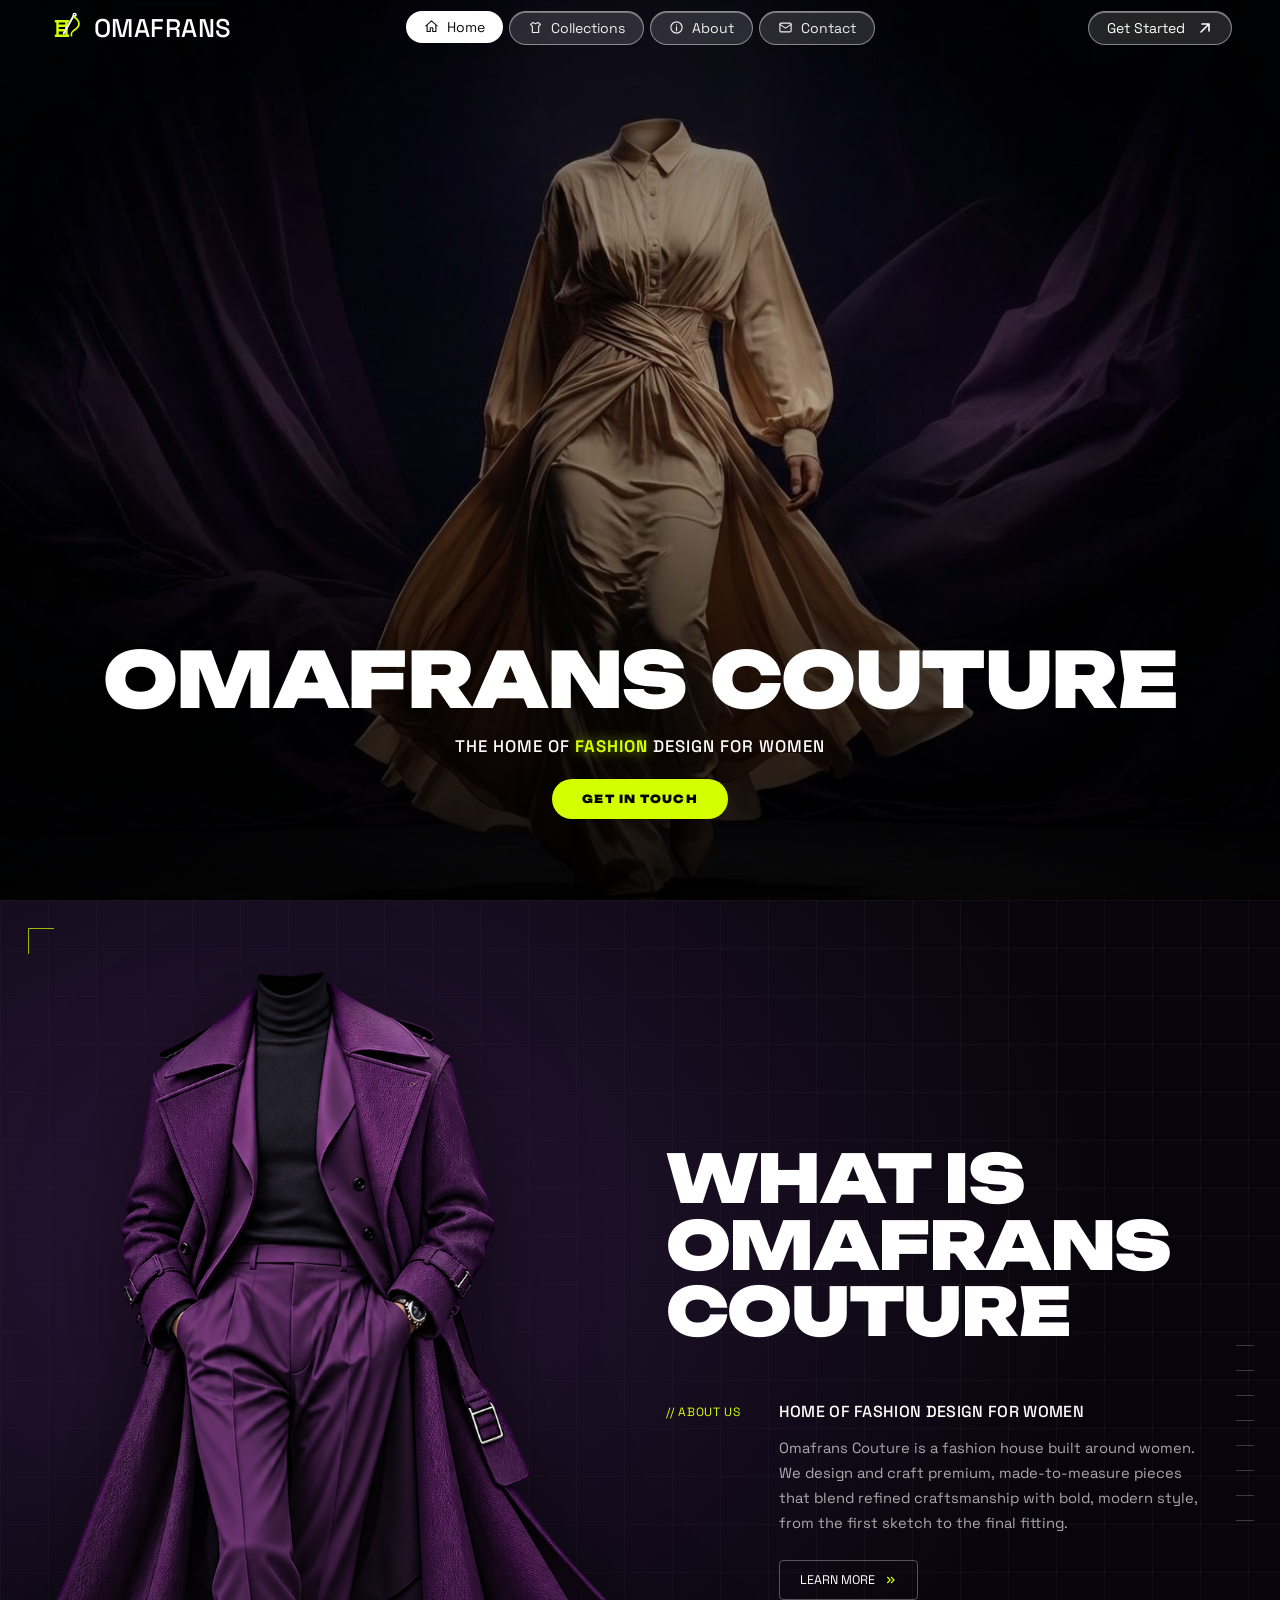
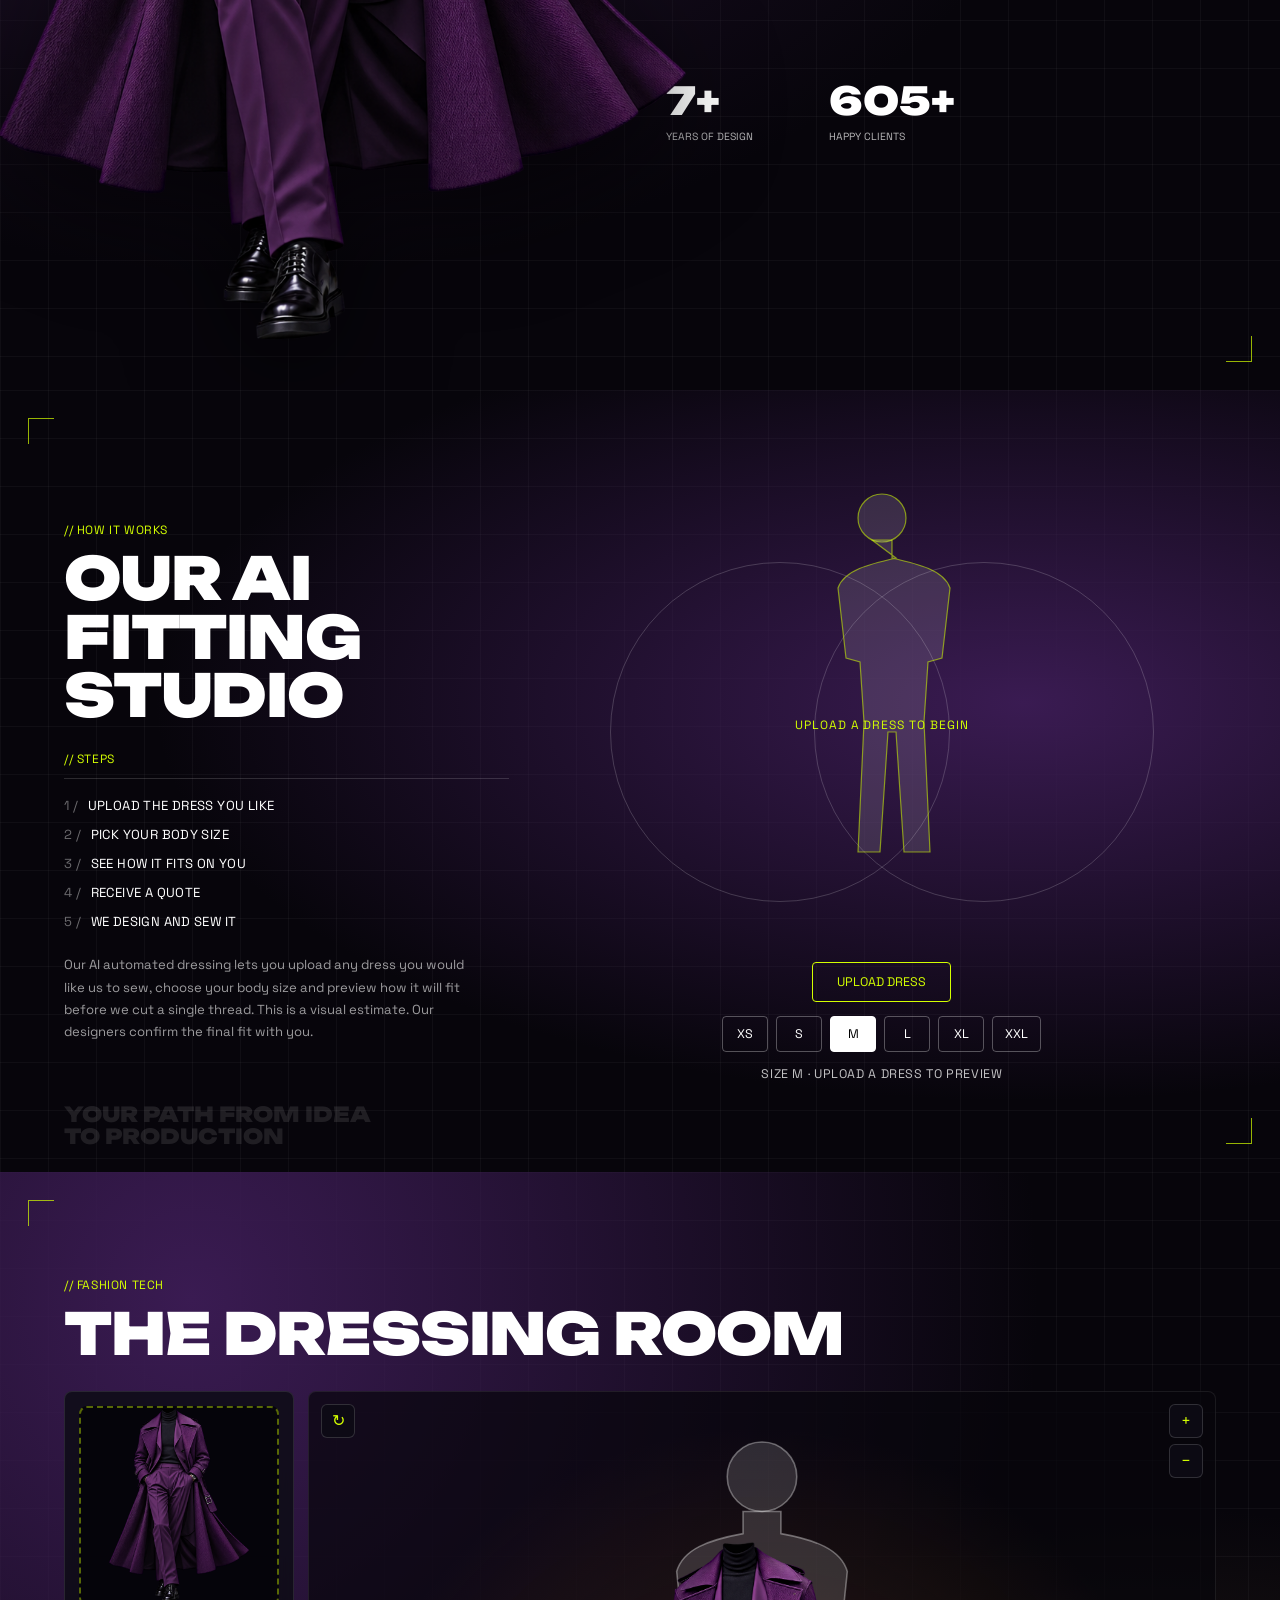
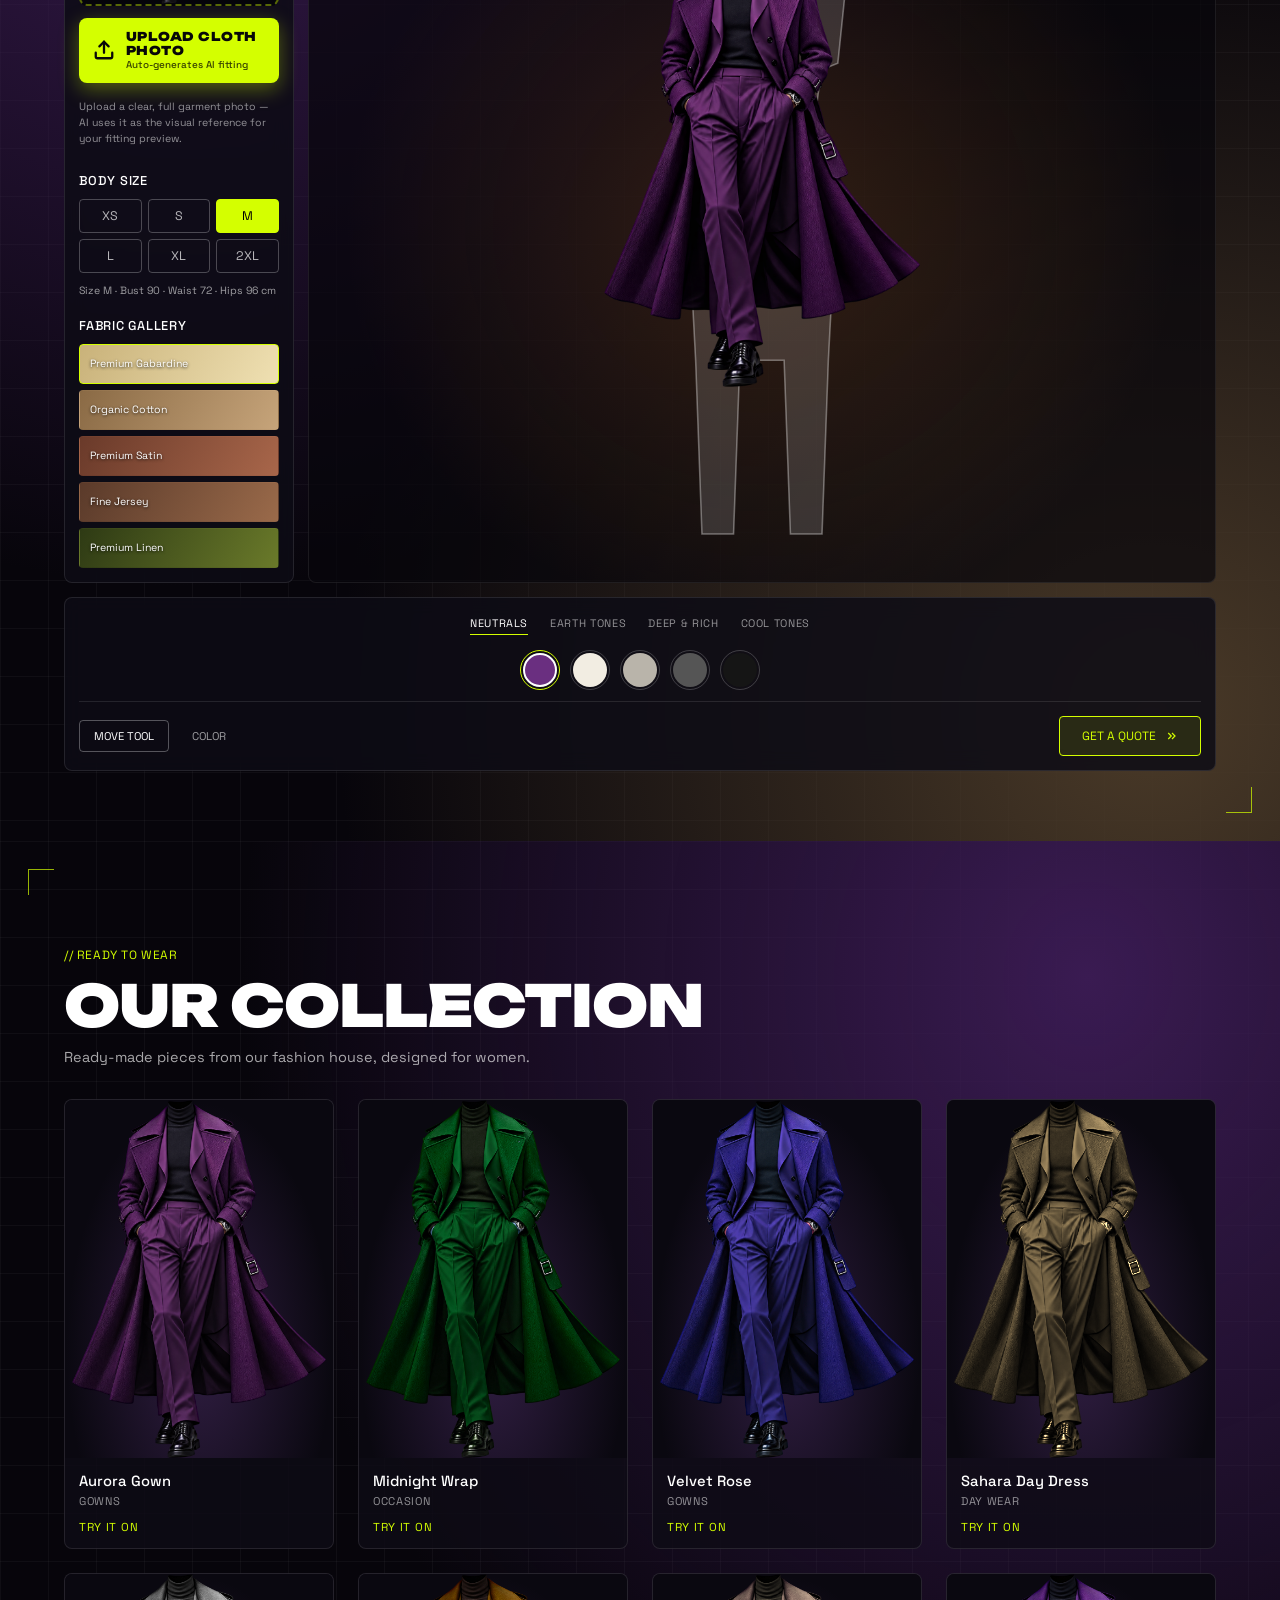
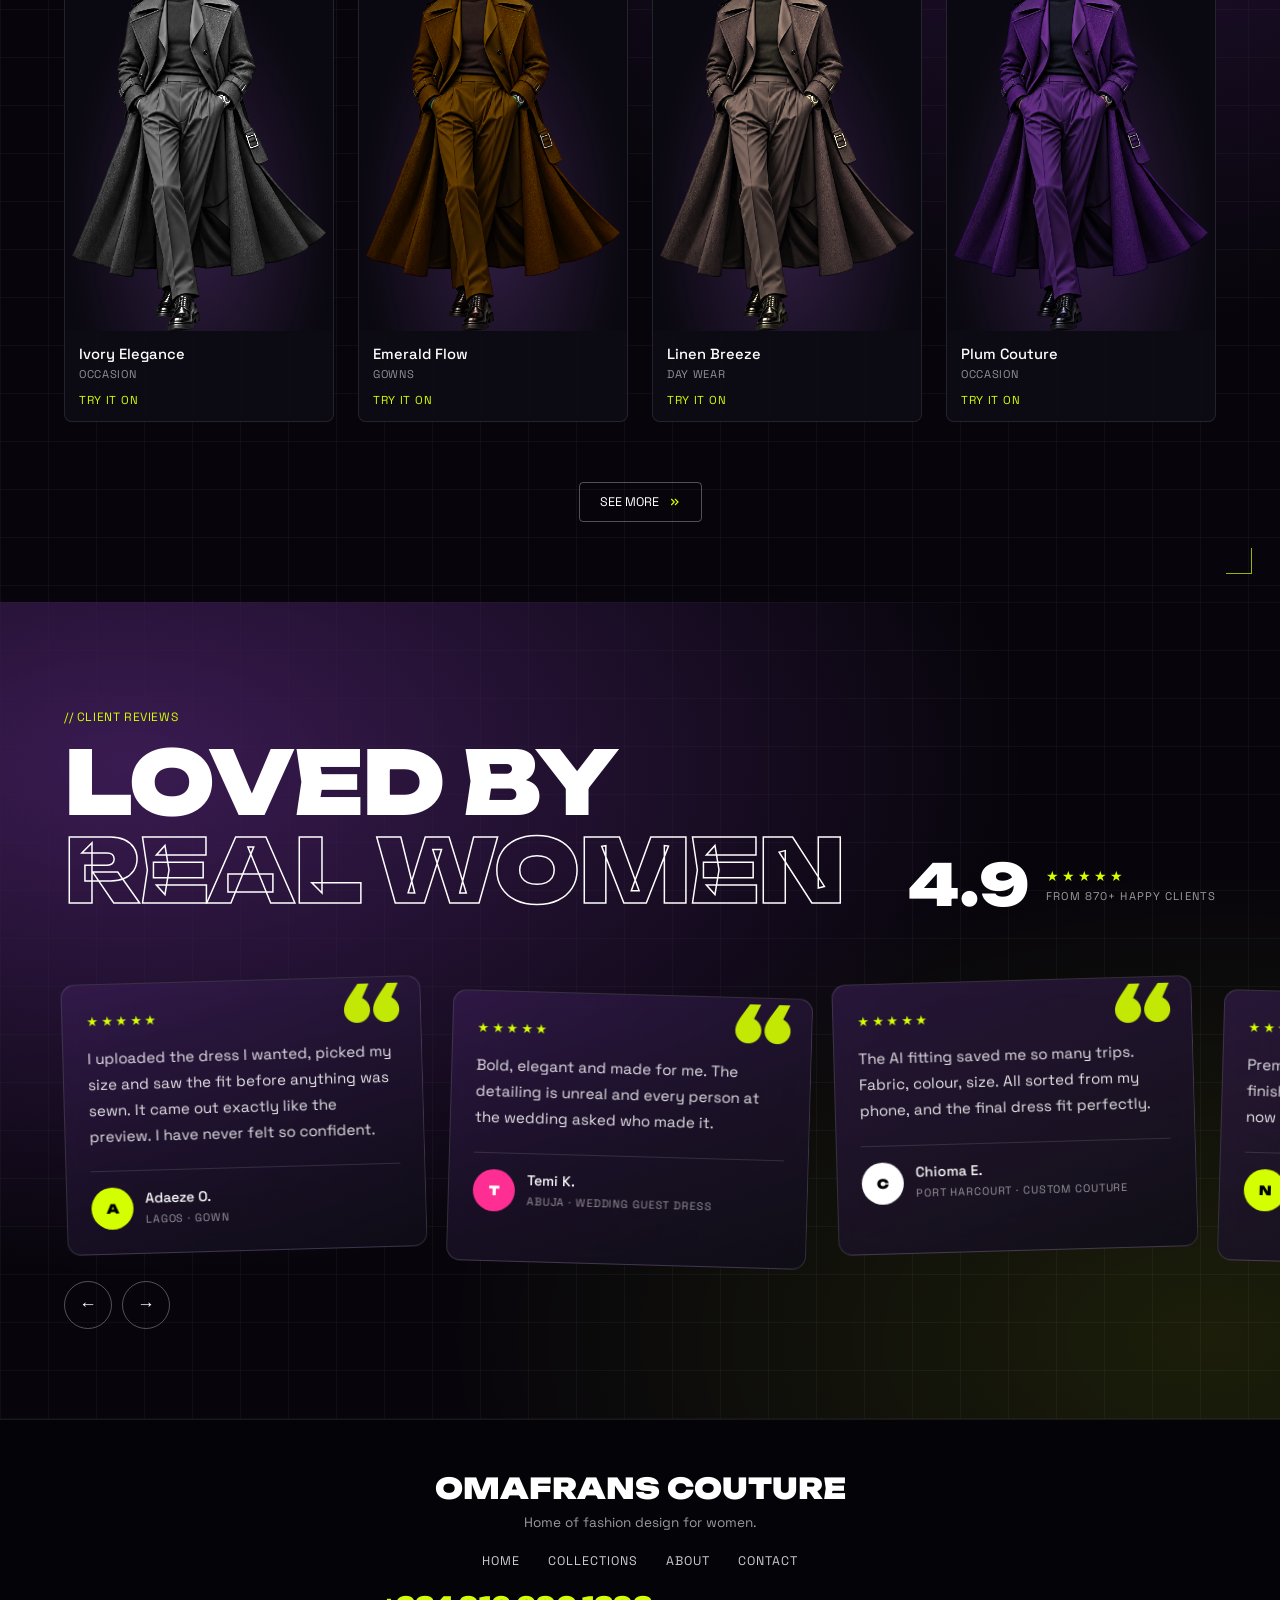
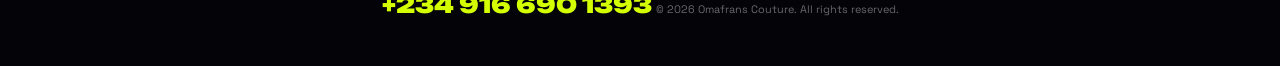
<file: index.html>
<!DOCTYPE html>
<html lang="en">
<head>
<meta charset="UTF-8">
<meta name="viewport" content="width=device-width, initial-scale=1">
<title>OMAFRANS COUTURE | Home of Fashion Design for Women</title>
<meta name="description" content="OMAFRANS COUTURE is a home of fashion design for women.">
<link rel="preconnect" href="https://fonts.googleapis.com">
<link rel="preconnect" href="https://fonts.gstatic.com" crossorigin>
<link href="https://fonts.googleapis.com/css2?family=Unbounded:wght@400;900&family=Space+Grotesk:wght@400;500;700&display=swap" rel="stylesheet">
<link rel="icon" type="image/svg+xml" href="favicon.svg">
<link rel="stylesheet" href="style.css">
</head>
<body>
<header class="header">
  <div class="bar">
    <a href="index.html" class="logo" aria-label="Omafrans Couture home"><svg viewBox="0 0 32 32" fill="none" stroke-linecap="round" stroke-linejoin="round" aria-hidden="true"><path stroke="#d4ff00" stroke-width="2.2" d="M7 10h11M8.5 10v12M16.5 10v12M7 23h11M8.5 14h8M8.5 18h8"/><path stroke="#fff" stroke-width="1.8" d="m23 5-9 16"/><circle cx="23.8" cy="4.3" r="1.3" stroke="#fff" stroke-width="1.3"/><path stroke="#d4ff00" stroke-width="1.5" d="M23 6c5 3 6 7 3 10s-6 3-5 7"/></svg><span>OMAFRANS</span></a>
    <ul class="links">
      <li><a href="index.html" data-page="index" class="glass"><svg viewBox="0 0 24 24"><path d="M3 11l9-8 9 8M5 10v10h5v-6h4v6h5V10"/></svg>Home</a></li>
      <li><a href="collection.html" data-page="collection" class="glass"><svg viewBox="0 0 24 24"><path d="M4 7l4-3 4 2 4-2 4 3-3 3v10H7V10z"/></svg>Collections</a></li>
      <li><a href="about.html" data-page="about" class="glass"><svg viewBox="0 0 24 24"><circle cx="12" cy="12" r="9"/><path d="M12 11v6M12 7.5v.5"/></svg>About</a></li>
      <li><a href="contact.html" data-page="contact" class="glass"><svg viewBox="0 0 24 24"><rect x="3" y="5" width="18" height="14" rx="2"/><path d="M3 7l9 6 9-6"/></svg>Contact</a></li>
    </ul>
    <a href="contact.html" class="start glass">Get Started <svg viewBox="0 0 16 16" fill="none" stroke="#fff" stroke-width="1.6" stroke-linecap="round" stroke-linejoin="round"><path d="M4 12L12 4M5 4h7v7"/></svg></a>
    <button class="menu-btn glass" id="menuBtn" aria-label="Toggle menu" aria-expanded="false">Menu</button>
  </div>
</header>

<div class="overlay" id="overlay" aria-hidden="true">
  <div class="ov-strips" aria-hidden="true"><i></i><i></i><i></i><i></i><i></i></div>
  <div class="ov-inner">
    <span class="tag">// Menu</span>
    <nav class="ov-nav">
      <a href="index.html" data-page="index"><em>01</em><span>Home</span></a>
      <a href="collection.html" data-page="collection"><em>02</em><span>Collections</span></a>
      <a href="about.html" data-page="about"><em>03</em><span>About</span></a>
      <a href="index.html#dressing-room"><em>04</em><span>Dressing Room</span></a>
      <a href="contact.html" data-page="contact"><em>05</em><span>Contact</span></a>
    </nav>
    <div class="ov-foot">
      <p>Home of fashion design for women</p>
      <a href="index.html#dressing-room" class="ov-cta">Try the AI fitting &#8599;</a>
    </div>
    <div class="ov-badge" aria-hidden="true">&#10022; OMAFRANS &#10022; COUTURE &#10022; OMAFRANS &#10022; COUTURE</div>
  </div>
</div>

<section class="hero" id="home">
  <video autoplay muted playsinline preload="auto" poster="hero.jpg">
    <source src="hero.mp4" type="video/mp4">
    <img src="hero.jpg" alt="OMAFRANS COUTURE fashion design for women">
  </video>
  <div class="hero-content">
    <h1 aria-label="OMAFRANS COUTURE" id="title"><span class="word">OMAFRANS</span><span class="word">COUTURE</span></h1>
    <p class="sub">The home of <span class="fashion-word">fashion</span> design for women</p>
    <a href="contact.html" class="cta">Get in touch</a>
  </div>
</section>

<section class="about" id="about">
  <div class="corner tl"></div><div class="corner br"></div>
  <div class="about-img"><img src="about.png" alt="OMAFRANS COUTURE women's fashion design" loading="lazy"></div>
  <div class="about-body">
    <h2 class="reveal">What is<br>Omafrans<br>Couture</h2>
    <div class="about-row reveal">
      <span class="tag">// About us</span>
      <div>
        <h3>Home of fashion design for women</h3>
        <p>Omafrans Couture is a fashion house built around women. We design and craft premium, made-to-measure pieces that blend refined craftsmanship with bold, modern style, from the first sketch to the final fitting.</p>
        <a href="about.html" class="learn">Learn more <svg viewBox="0 0 16 16"><path d="M3 4l4 4-4 4M8 4l4 4-4 4"/></svg></a>
      </div>
    </div>
    <div class="stats reveal">
      <div><b data-n="10">0</b><small>Years of design</small></div>
      <div><b data-n="870">0</b><small>Happy clients</small></div>
    </div>
  </div>
  <div class="ruler" aria-hidden="true"></div>
</section>

<section class="how" id="how">
  <div class="corner tl"></div><div class="corner br"></div>
  <div class="how-left">
    <span class="tag">// How it works</span>
    <h2 class="reveal">Our AI<br>Fitting<br>Studio</h2>
    <span class="tag">// Steps</span>
    <ol class="steps reveal">
      <li><i>1 /</i> Upload the dress you like</li>
      <li><i>2 /</i> Pick your body size</li>
      <li><i>3 /</i> See how it fits on you</li>
      <li><i>4 /</i> Receive a quote</li>
      <li><i>5 /</i> We design and sew it</li>
    </ol>
    <p class="how-note">Our AI automated dressing lets you upload any dress you would like us to sew, choose your body size and preview how it will fit before we cut a single thread. This is a visual estimate. Our designers confirm the final fit with you.</p>
  </div>

  <div class="stage-wrap">
    <div class="ring r1"></div><div class="ring r2"></div>
    <div class="fit" id="fit">
      <div class="mannequin" id="mannequin">
        <svg viewBox="0 0 200 460" aria-hidden="true">
          <circle cx="100" cy="38" r="24"/>
          <path d="M90 60h20v18c26 6 52 12 58 30l-8 70-14 4-4 60 6 130h-26l-8-120h-8l-8 120H76l6-130-4-60-14-4-8-70c6-18 32-24 58-30z"/>
        </svg>
      </div>
      <img class="dress-layer" id="dress" alt="Your uploaded dress" hidden>
      <p class="fit-hint" id="hint">Upload a dress to begin</p>
    </div>
    <div class="controls">
      <label class="upload">
        <input type="file" id="dressFile" accept="image/*">
        <span>Upload dress</span>
      </label>
      <div class="sizes" id="sizes" role="group" aria-label="Body size">
        <button type="button" data-s="0.82">XS</button>
        <button type="button" data-s="0.91">S</button>
        <button type="button" data-s="1" class="on">M</button>
        <button type="button" data-s="1.1">L</button>
        <button type="button" data-s="1.22">XL</button>
        <button type="button" data-s="1.36">XXL</button>
      </div>
      <p class="fit-result" id="result">Size M selected</p>
    </div>
  </div>

  <p class="path">Your path from idea to production</p>
</section>

  <section class="room" id="dressing-room">
    <div class="corner tl"></div><div class="corner br"></div>
    <span class="tag room-tag">// Fashion tech</span>
    <h2 class="room-title reveal">The Dressing Room</h2>

    <div class="room-ui">
      <aside class="panel side">
        <div class="upload-section">
          <div class="file-box" id="fileBoxDrop" role="button" tabindex="0" aria-label="Upload garment image" title="Click to upload or drag &amp; drop a cloth photo">
            <img id="roomThumb" src="about.png" alt="Selected dress">
            <div class="file-box-badge always-visible">
              <svg viewBox="0 0 20 20" fill="none" stroke="currentColor" stroke-width="2.2" aria-hidden="true"><path d="M4 14v2a2 2 0 0 0 2 2h8a2 2 0 0 0 2-2v-2M10 3v10M6 7l4-4 4 4"/></svg>
              <span>Click or Drop Cloth Photo</span>
            </div>
          </div>
          <label class="replace upload-btn-cta prominent-upload-btn" for="roomFile" id="uploadBtn" title="Click to select and upload your cloth photo">
            <input type="file" id="roomFile" accept="image/*">
            <svg viewBox="0 0 24 24" fill="none" stroke="currentColor" stroke-width="2.5" stroke-linecap="round" stroke-linejoin="round" aria-hidden="true">
              <path d="M21 15v4a2 2 0 0 1-2 2H5a2 2 0 0 1-2-2v-4"/>
              <polyline points="17 8 12 3 7 8"/>
              <line x1="12" y1="3" x2="12" y2="15"/>
            </svg>
            <span class="upload-btn-text">
              <strong>UPLOAD CLOTH PHOTO</strong>
              <small>Auto-generates AI fitting</small>
            </span>
          </label>
          <p class="room-help">Upload a clear, full garment photo &mdash; AI uses it as the visual reference for your fitting preview.</p>
        </div>

        <h3 class="panel-title">Body size</h3>
      <div class="room-sizes" id="roomSizes" role="group" aria-label="Body size">
        <button type="button" data-m="Bust 80 · Waist 62 · Hips 86">XS</button>
        <button type="button" data-m="Bust 85 · Waist 67 · Hips 91">S</button>
        <button type="button" class="on" data-m="Bust 90 · Waist 72 · Hips 96">M</button>
        <button type="button" data-m="Bust 96 · Waist 78 · Hips 102">L</button>
        <button type="button" data-m="Bust 103 · Waist 85 · Hips 109">XL</button>
        <button type="button" data-m="Bust 111 · Waist 93 · Hips 117">2XL</button>
      </div>
      <p class="size-info" id="sizeInfo">Size M · Bust 90 · Waist 72 · Hips 96 cm</p>

      <h3 class="panel-title">Fabric gallery</h3>
        <div class="fabrics" id="fabrics">
          <button type="button" class="fabric f1 on" data-f="contrast(1.05) brightness(1)">Premium Gabardine</button>
          <button type="button" class="fabric f2" data-f="contrast(.9) brightness(1.1)">Organic Cotton</button>
          <button type="button" class="fabric f3" data-f="contrast(1.2) brightness(.92)">Premium Satin</button>
          <button type="button" class="fabric f4" data-f="contrast(.95) brightness(1.05) saturate(.9)">Fine Jersey</button>
          <button type="button" class="fabric f5" data-f="contrast(1.1) brightness(.88) saturate(1.1)">Premium Linen</button>
        </div>
      </aside>

      <div class="stage">
        <div class="stage-bar">
          <button type="button" class="ico" id="roomReset" aria-label="Reset">&#8635;</button>
          <div class="zoom">
            <button type="button" class="ico" id="zoomIn" aria-label="Zoom in">+</button>
            <button type="button" class="ico" id="zoomOut" aria-label="Zoom out">&minus;</button>
          </div>
        </div>
        <div class="canvas" id="canvas">
          <div class="figure" id="figure">
            <div class="fit-box" id="fitBox">
              <svg class="body" viewBox="0 0 200 460" aria-hidden="true">
                <circle cx="100" cy="34" r="22"/>
                <path d="M112 56V70C134 74 150 80 154 94L148 152L138 156C136 168 134 178 134 190C140 204 148 212 148 226L142 340L138 450H118L114 340H86L82 450H62L58 340L52 226C52 212 60 204 66 190C66 178 64 168 62 156L52 152L46 94C50 80 66 74 88 70V56Z"/>
              </svg>
              <img class="dress" id="roomDress" src="about.png" alt="Dress worn on the body" draggable="false">
            </div>
          </div>
        </div>
      </div>

      <div class="panel dock">
        <div class="palette-nav" id="palNav">
          <button type="button" class="on" data-p="neutrals">Neutrals</button>
          <button type="button" data-p="earth">Earth tones</button>
          <button type="button" data-p="deep">Deep &amp; rich</button>
          <button type="button" data-p="cool">Cool tones</button>
        </div>
        <div class="palettes" id="palettes">
          <div class="pal" data-p="neutrals">
            <button type="button" class="on" data-f="none" aria-label="Original"></button>
            <button type="button" data-f="grayscale(1) brightness(1.9)" aria-label="Ivory"></button>
            <button type="button" data-f="grayscale(1) brightness(1.2)" aria-label="Stone"></button>
            <button type="button" data-f="grayscale(1) brightness(.7)" aria-label="Charcoal"></button>
            <button type="button" data-f="grayscale(1) brightness(.35)" aria-label="Black"></button>
          </div>
          <div class="pal" data-p="earth" hidden>
            <button type="button" data-f="sepia(1) brightness(1.5) saturate(.8)" aria-label="Sand"></button>
            <button type="button" data-f="sepia(1) brightness(1.1) saturate(1.6)" aria-label="Camel"></button>
            <button type="button" data-f="sepia(1) hue-rotate(-20deg) saturate(2) brightness(.8)" aria-label="Rust"></button>
            <button type="button" data-f="sepia(1) brightness(.6) saturate(1.2)" aria-label="Brown"></button>
            <button type="button" data-f="sepia(1) hue-rotate(30deg) brightness(.7) saturate(1.4)" aria-label="Olive"></button>
          </div>
          <div class="pal" data-p="deep" hidden>
            <button type="button" data-f="hue-rotate(-60deg) saturate(1.8) brightness(.9)" aria-label="Plum"></button>
            <button type="button" data-f="hue-rotate(-60deg) saturate(1.5)" aria-label="Wine"></button>
            <button type="button" data-f="hue-rotate(60deg) saturate(1.6) brightness(.9)" aria-label="Navy"></button>
            <button type="button" data-f="hue-rotate(150deg) saturate(1.4) brightness(.8)" aria-label="Forest"></button>
            <button type="button" data-f="hue-rotate(-30deg) saturate(2)" aria-label="Crimson"></button>
          </div>
          <div class="pal" data-p="cool" hidden>
            <button type="button" data-f="hue-rotate(90deg) saturate(1.2) brightness(1.2)" aria-label="Sky"></button>
            <button type="button" data-f="hue-rotate(120deg) saturate(1.2)" aria-label="Steel"></button>
            <button type="button" data-f="hue-rotate(170deg) saturate(1.3)" aria-label="Teal"></button>
            <button type="button" data-f="hue-rotate(40deg) saturate(1.1) brightness(1.3)" aria-label="Lavender"></button>
            <button type="button" data-f="hue-rotate(200deg) saturate(1.3) brightness(1.1)" aria-label="Mint"></button>
          </div>
        </div>
        <div class="dock-foot">
          <div class="tools">
            <button type="button" class="tool on" id="toolMove">Move tool</button>
            <button type="button" class="tool" id="toolColor">Color</button>
          </div>
          <a href="contact.html" class="quote">Get a quote <svg viewBox="0 0 16 16"><path d="M3 4l4 4-4 4M8 4l4 4-4 4"/></svg></a>
        </div>
      </div>
    </div>
  </section>

  <section class="collections" id="collections">
  <div class="corner tl"></div><div class="corner br"></div>
  <span class="tag">// Ready to wear</span>
  <h2 class="section-title reveal">Our Collection</h2>
  <p class="section-sub">Ready-made pieces from our fashion house, designed for women.</p>
  <div class="grid" id="grid" data-limit="8"></div>
  <div class="see-more"><a href="collection.html" class="learn">See more <svg viewBox="0 0 16 16"><path d="M3 4l4 4-4 4M8 4l4 4-4 4"/></svg></a></div>
</section>
<section class="reviews" id="reviews">
  <div class="rev-head">
    <div>
      <span class="tag">// Client reviews</span>
      <h2 class="rev-title reveal">Loved by<br><span>real women</span></h2>
    </div>
    <div class="rev-score"><b>4.9</b><div><div class="stars">&#9733;&#9733;&#9733;&#9733;&#9733;</div><small>From 870+ happy clients</small></div></div>
  </div>
  <div class="rev-track" id="revTrack">
      <article class="rev-card">
        <div class="stars" aria-label="5 out of 5 stars">&#9733;&#9733;&#9733;&#9733;&#9733;</div>
        <p>I uploaded the dress I wanted, picked my size and saw the fit before anything was sewn. It came out exactly like the preview. I have never felt so confident.</p>
        <div class="rev-who"><span class="rev-av">A</span><div><b>Adaeze O.</b><small>Lagos &middot; Gown</small></div></div>
      </article>
      <article class="rev-card">
        <div class="stars" aria-label="5 out of 5 stars">&#9733;&#9733;&#9733;&#9733;&#9733;</div>
        <p>Bold, elegant and made for me. The detailing is unreal and every person at the wedding asked who made it.</p>
        <div class="rev-who"><span class="rev-av">T</span><div><b>Temi K.</b><small>Abuja &middot; Wedding guest dress</small></div></div>
      </article>
      <article class="rev-card">
        <div class="stars" aria-label="5 out of 5 stars">&#9733;&#9733;&#9733;&#9733;&#9733;</div>
        <p>The AI fitting saved me so many trips. Fabric, colour, size. All sorted from my phone, and the final dress fit perfectly.</p>
        <div class="rev-who"><span class="rev-av">C</span><div><b>Chioma E.</b><small>Port Harcourt &middot; Custom couture</small></div></div>
      </article>
      <article class="rev-card">
        <div class="stars" aria-label="5 out of 5 stars">&#9733;&#9733;&#9733;&#9733;&#9733;</div>
        <p>Premium quality, fast delivery and the finishing is flawless. Omafrans Couture is now my only designer.</p>
        <div class="rev-who"><span class="rev-av">N</span><div><b>Ngozi A.</b><small>Enugu &middot; Day wear</small></div></div>
      </article>
      <article class="rev-card">
        <div class="stars" aria-label="5 out of 5 stars">&#9733;&#9733;&#9733;&#9733;&#9733;</div>
        <p>From sketch to final fitting they listened to every detail. Pure craftsmanship and a gown I will keep forever.</p>
        <div class="rev-who"><span class="rev-av">F</span><div><b>Funke B.</b><small>Ibadan &middot; Occasion gown</small></div></div>
      </article>
  </div>
  <div class="rev-nav">
    <button type="button" id="revPrev" aria-label="Previous review">&larr;</button>
    <button type="button" id="revNext" aria-label="Next review">&rarr;</button>
  </div>
</section>
<footer class="footer" id="footer">
  <h2>Omafrans Couture</h2>
  <p>Home of fashion design for women.</p>
  <nav class="foot-links">
    <a href="index.html">Home</a><a href="collection.html">Collections</a><a href="about.html">About</a><a href="contact.html">Contact</a>
  </nav>
  <a class="foot-phone" href="tel:+2349166901393">+234 916 690 1393</a>
  <small>&copy; 2026 Omafrans Couture. All rights reserved.</small>
</footer>
<script src="script.js"></script>
</body>
</html>
</file>
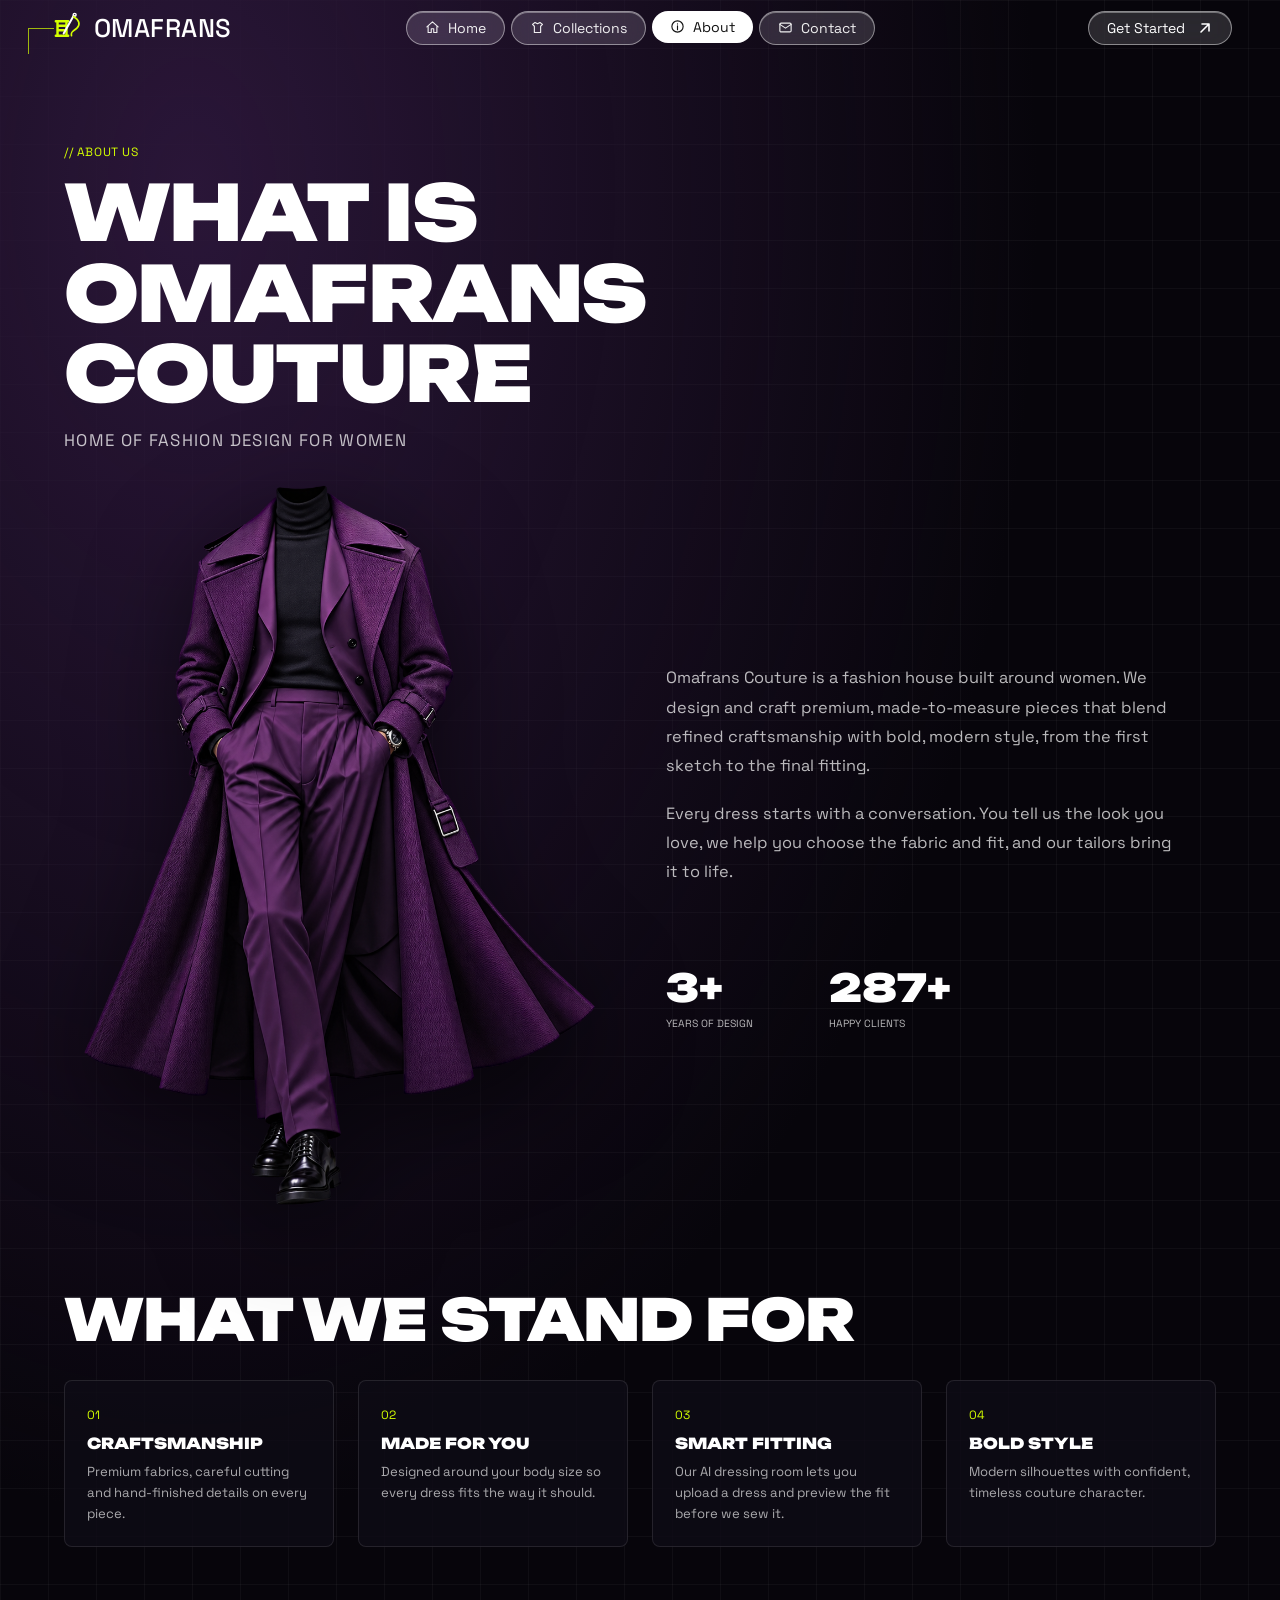
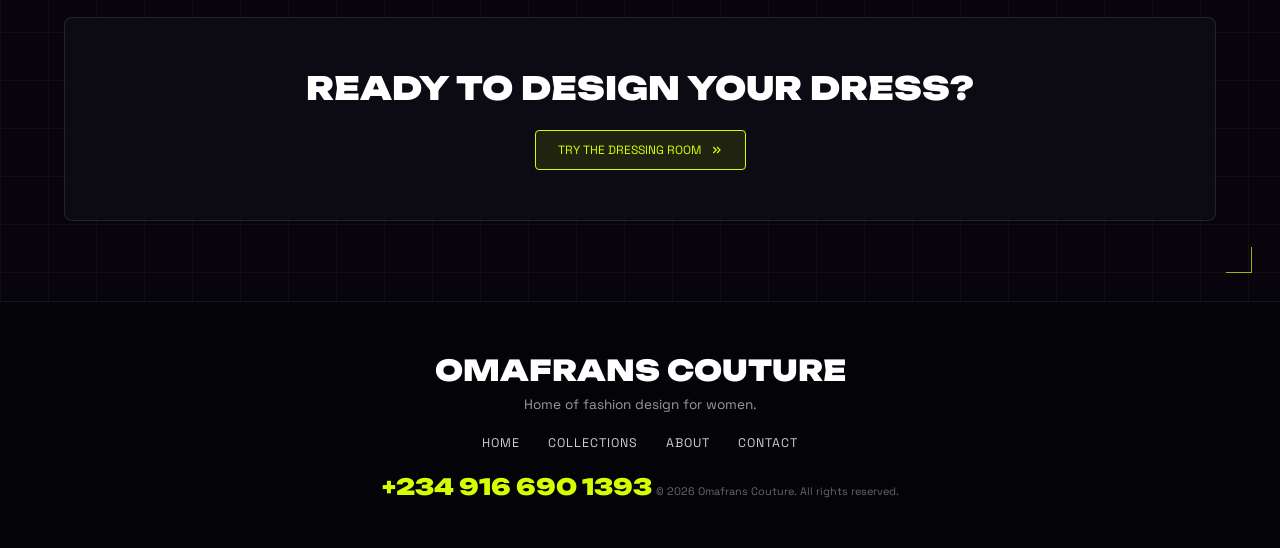
<file: about.html>
<!DOCTYPE html>
<html lang="en">
<head>
<meta charset="UTF-8">
<meta name="viewport" content="width=device-width, initial-scale=1">
<title>About Us | OMAFRANS COUTURE</title>
<meta name="description" content="Omafrans Couture is a home of fashion design for women.">
<link rel="preconnect" href="https://fonts.googleapis.com">
<link rel="preconnect" href="https://fonts.gstatic.com" crossorigin>
<link href="https://fonts.googleapis.com/css2?family=Unbounded:wght@400;900&family=Space+Grotesk:wght@400;500;700&display=swap" rel="stylesheet">
<link rel="icon" type="image/svg+xml" href="favicon.svg">
<link rel="stylesheet" href="style.css">
</head>
<body><header class="header">
  <div class="bar">
    <a href="index.html" class="logo" aria-label="Omafrans Couture home"><svg viewBox="0 0 32 32" fill="none" stroke-linecap="round" stroke-linejoin="round" aria-hidden="true"><path stroke="#d4ff00" stroke-width="2.2" d="M7 10h11M8.5 10v12M16.5 10v12M7 23h11M8.5 14h8M8.5 18h8"/><path stroke="#fff" stroke-width="1.8" d="m23 5-9 16"/><circle cx="23.8" cy="4.3" r="1.3" stroke="#fff" stroke-width="1.3"/><path stroke="#d4ff00" stroke-width="1.5" d="M23 6c5 3 6 7 3 10s-6 3-5 7"/></svg><span>OMAFRANS</span></a>
    <ul class="links">
      <li><a href="index.html" data-page="index" class="glass"><svg viewBox="0 0 24 24"><path d="M3 11l9-8 9 8M5 10v10h5v-6h4v6h5V10"/></svg>Home</a></li>
      <li><a href="collection.html" data-page="collection" class="glass"><svg viewBox="0 0 24 24"><path d="M4 7l4-3 4 2 4-2 4 3-3 3v10H7V10z"/></svg>Collections</a></li>
      <li><a href="about.html" data-page="about" class="glass"><svg viewBox="0 0 24 24"><circle cx="12" cy="12" r="9"/><path d="M12 11v6M12 7.5v.5"/></svg>About</a></li>
      <li><a href="contact.html" data-page="contact" class="glass"><svg viewBox="0 0 24 24"><rect x="3" y="5" width="18" height="14" rx="2"/><path d="M3 7l9 6 9-6"/></svg>Contact</a></li>
    </ul>
    <a href="contact.html" class="start glass">Get Started <svg viewBox="0 0 16 16" fill="none" stroke="#fff" stroke-width="1.6" stroke-linecap="round" stroke-linejoin="round"><path d="M4 12L12 4M5 4h7v7"/></svg></a>
    <button class="menu-btn glass" id="menuBtn" aria-label="Toggle menu" aria-expanded="false">Menu</button>
  </div>
</header>

<div class="overlay" id="overlay" aria-hidden="true">
  <div class="ov-strips" aria-hidden="true"><i></i><i></i><i></i><i></i><i></i></div>
  <div class="ov-inner">
    <span class="tag">// Menu</span>
    <nav class="ov-nav">
      <a href="index.html" data-page="index"><em>01</em><span>Home</span></a>
      <a href="collection.html" data-page="collection"><em>02</em><span>Collections</span></a>
      <a href="about.html" data-page="about"><em>03</em><span>About</span></a>
      <a href="index.html#dressing-room"><em>04</em><span>Dressing Room</span></a>
      <a href="contact.html" data-page="contact"><em>05</em><span>Contact</span></a>
    </nav>
    <div class="ov-foot">
      <p>Home of fashion design for women</p>
      <a href="index.html#dressing-room" class="ov-cta">Try the AI fitting &#8599;</a>
    </div>
    <div class="ov-badge" aria-hidden="true">&#10022; OMAFRANS &#10022; COUTURE &#10022; OMAFRANS &#10022; COUTURE</div>
  </div>
</div>

<main class="page about-page">
  <div class="corner tl"></div><div class="corner br"></div>
  <span class="tag">// About us</span>
  <h1 class="page-title">What is<br>Omafrans<br>Couture</h1>
  <p class="about-lead">Home of fashion design for women</p>
  <div class="about-hero">
    <div class="about-img"><img src="about.png" alt="Omafrans Couture design"></div>
    <div class="about-copy">
      <p>Omafrans Couture is a fashion house built around women. We design and craft premium, made-to-measure pieces that blend refined craftsmanship with bold, modern style, from the first sketch to the final fitting.</p>
      <p>Every dress starts with a conversation. You tell us the look you love, we help you choose the fabric and fit, and our tailors bring it to life.</p>
      <div class="stats reveal">
        <div><b data-n="10">0</b><small>Years of design</small></div>
        <div><b data-n="870">0</b><small>Happy clients</small></div>
      </div>
    </div>
  </div>

  <h2 class="section-title">What we stand for</h2>
  <div class="values">
    <article><i>01</i><h3>Craftsmanship</h3><p>Premium fabrics, careful cutting and hand-finished details on every piece.</p></article>
    <article><i>02</i><h3>Made for you</h3><p>Designed around your body size so every dress fits the way it should.</p></article>
    <article><i>03</i><h3>Smart fitting</h3><p>Our AI dressing room lets you upload a dress and preview the fit before we sew it.</p></article>
    <article><i>04</i><h3>Bold style</h3><p>Modern silhouettes with confident, timeless couture character.</p></article>
  </div>

  <div class="cta-band">
    <h2>Ready to design your dress?</h2>
    <a href="index.html#dressing-room" class="quote">Try the dressing room <svg viewBox="0 0 16 16"><path d="M3 4l4 4-4 4M8 4l4 4-4 4"/></svg></a>
  </div>
</main>
<footer class="footer" id="footer">
  <h2>Omafrans Couture</h2>
  <p>Home of fashion design for women.</p>
  <nav class="foot-links">
    <a href="index.html">Home</a><a href="collection.html">Collections</a><a href="about.html">About</a><a href="contact.html">Contact</a>
  </nav>
  <a class="foot-phone" href="tel:+2349166901393">+234 916 690 1393</a>
  <small>&copy; 2026 Omafrans Couture. All rights reserved.</small>
</footer>
<script src="script.js"></script>
</body>
</html>
</file>
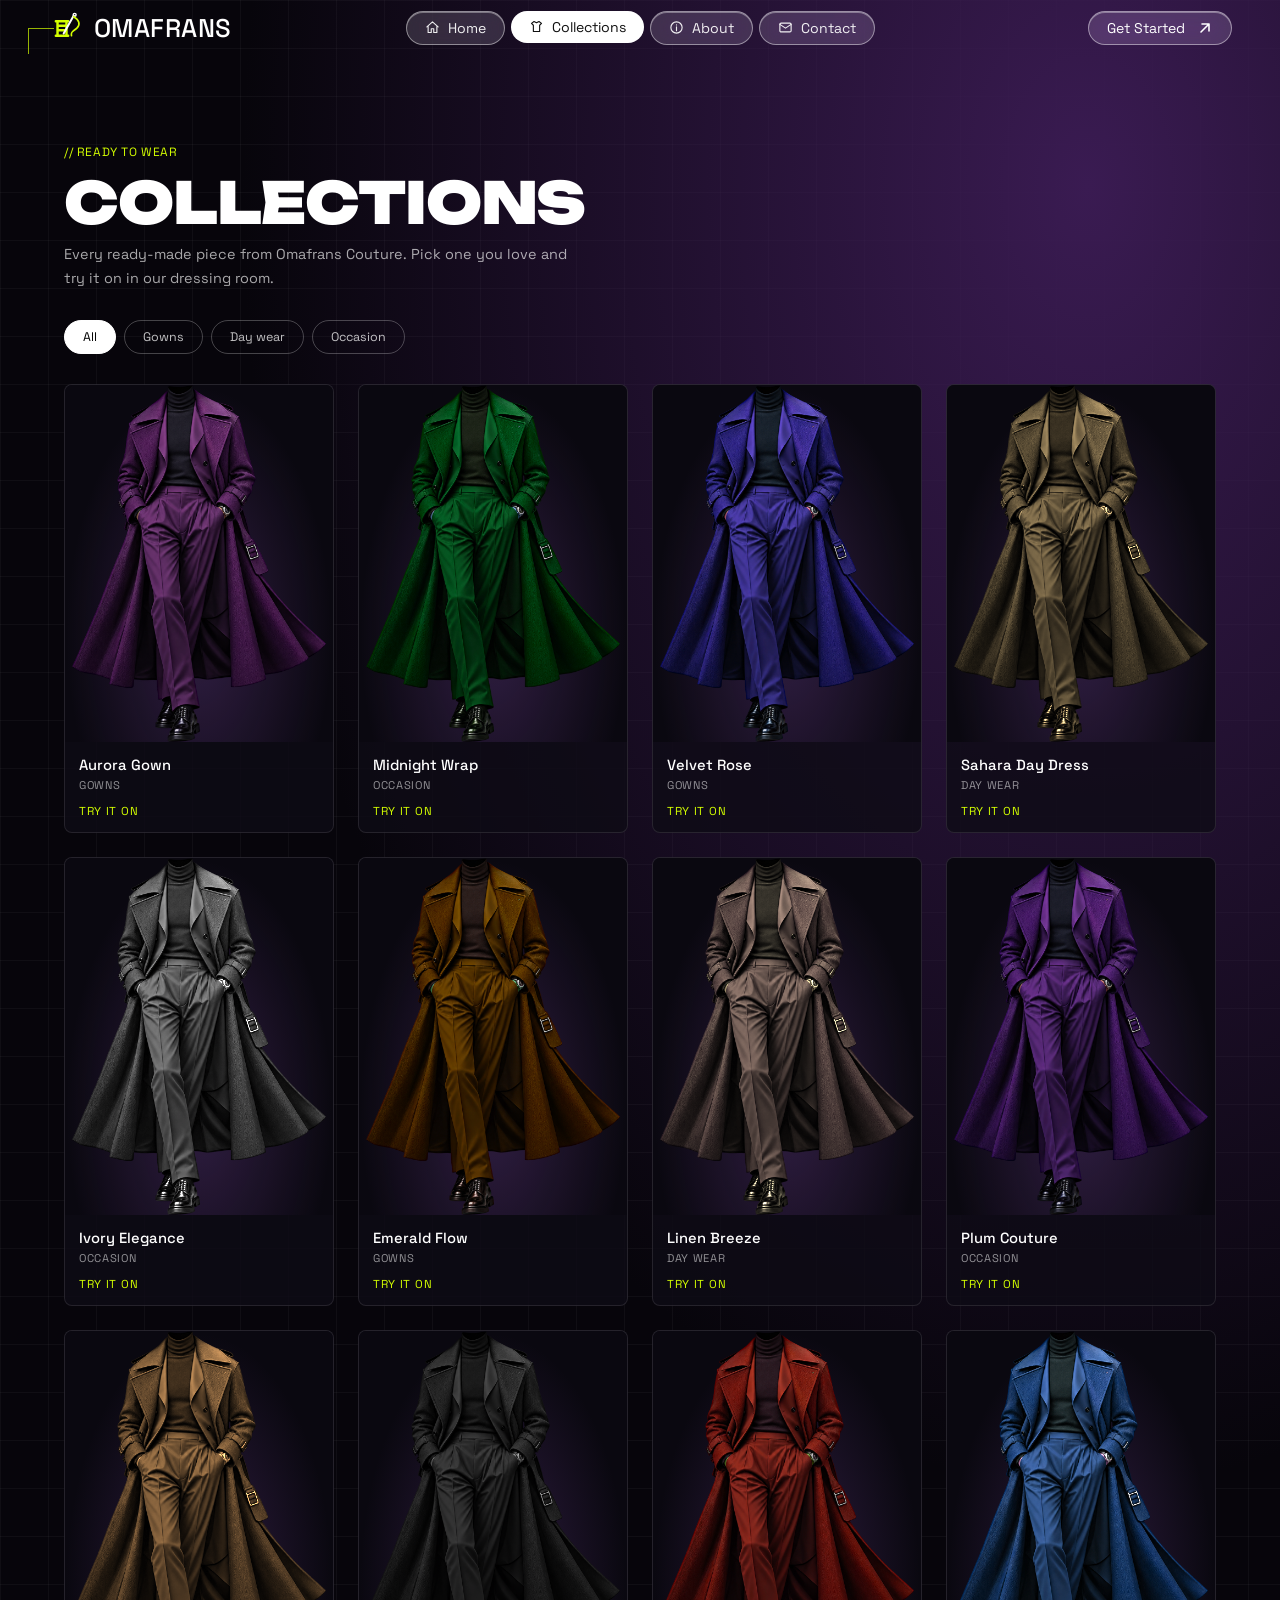
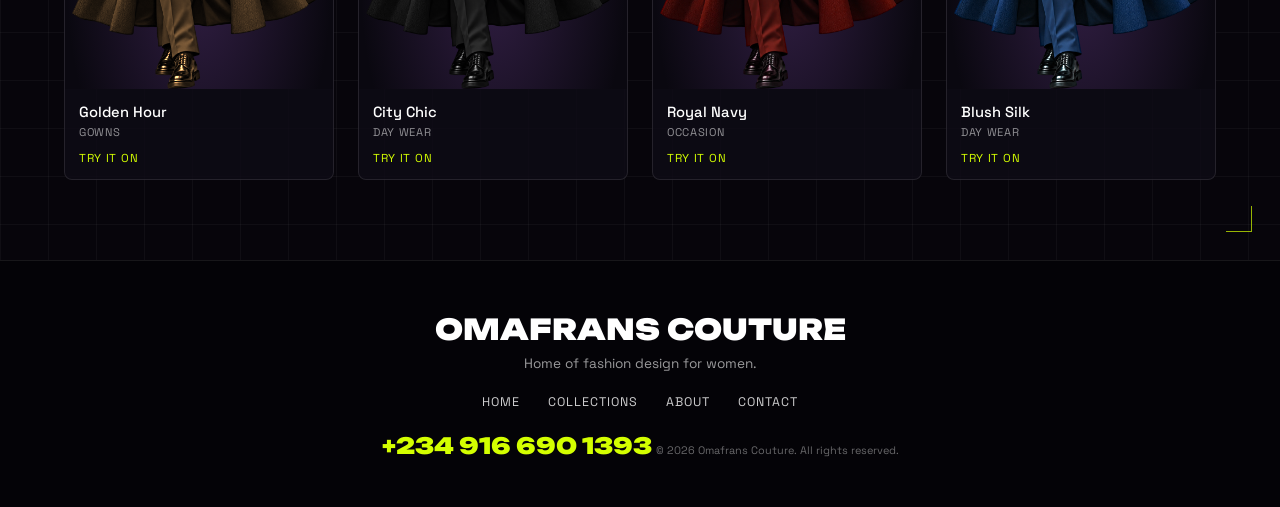
<file: collection.html>
<!DOCTYPE html>
<html lang="en">
<head>
<meta charset="UTF-8">
<meta name="viewport" content="width=device-width, initial-scale=1">
<title>Collections | OMAFRANS COUTURE</title>
<meta name="description" content="Browse the ready-made dress collection from Omafrans Couture.">
<link rel="preconnect" href="https://fonts.googleapis.com">
<link rel="preconnect" href="https://fonts.gstatic.com" crossorigin>
<link href="https://fonts.googleapis.com/css2?family=Unbounded:wght@400;900&family=Space+Grotesk:wght@400;500;700&display=swap" rel="stylesheet">
<link rel="icon" type="image/svg+xml" href="favicon.svg">
<link rel="stylesheet" href="style.css">
</head>
<body><header class="header">
  <div class="bar">
    <a href="index.html" class="logo" aria-label="Omafrans Couture home"><svg viewBox="0 0 32 32" fill="none" stroke-linecap="round" stroke-linejoin="round" aria-hidden="true"><path stroke="#d4ff00" stroke-width="2.2" d="M7 10h11M8.5 10v12M16.5 10v12M7 23h11M8.5 14h8M8.5 18h8"/><path stroke="#fff" stroke-width="1.8" d="m23 5-9 16"/><circle cx="23.8" cy="4.3" r="1.3" stroke="#fff" stroke-width="1.3"/><path stroke="#d4ff00" stroke-width="1.5" d="M23 6c5 3 6 7 3 10s-6 3-5 7"/></svg><span>OMAFRANS</span></a>
    <ul class="links">
      <li><a href="index.html" data-page="index" class="glass"><svg viewBox="0 0 24 24"><path d="M3 11l9-8 9 8M5 10v10h5v-6h4v6h5V10"/></svg>Home</a></li>
      <li><a href="collection.html" data-page="collection" class="glass"><svg viewBox="0 0 24 24"><path d="M4 7l4-3 4 2 4-2 4 3-3 3v10H7V10z"/></svg>Collections</a></li>
      <li><a href="about.html" data-page="about" class="glass"><svg viewBox="0 0 24 24"><circle cx="12" cy="12" r="9"/><path d="M12 11v6M12 7.5v.5"/></svg>About</a></li>
      <li><a href="contact.html" data-page="contact" class="glass"><svg viewBox="0 0 24 24"><rect x="3" y="5" width="18" height="14" rx="2"/><path d="M3 7l9 6 9-6"/></svg>Contact</a></li>
    </ul>
    <a href="contact.html" class="start glass">Get Started <svg viewBox="0 0 16 16" fill="none" stroke="#fff" stroke-width="1.6" stroke-linecap="round" stroke-linejoin="round"><path d="M4 12L12 4M5 4h7v7"/></svg></a>
    <button class="menu-btn glass" id="menuBtn" aria-label="Toggle menu" aria-expanded="false">Menu</button>
  </div>
</header>

<div class="overlay" id="overlay" aria-hidden="true">
  <div class="ov-strips" aria-hidden="true"><i></i><i></i><i></i><i></i><i></i></div>
  <div class="ov-inner">
    <span class="tag">// Menu</span>
    <nav class="ov-nav">
      <a href="index.html" data-page="index"><em>01</em><span>Home</span></a>
      <a href="collection.html" data-page="collection"><em>02</em><span>Collections</span></a>
      <a href="about.html" data-page="about"><em>03</em><span>About</span></a>
      <a href="index.html#dressing-room"><em>04</em><span>Dressing Room</span></a>
      <a href="contact.html" data-page="contact"><em>05</em><span>Contact</span></a>
    </nav>
    <div class="ov-foot">
      <p>Home of fashion design for women</p>
      <a href="index.html#dressing-room" class="ov-cta">Try the AI fitting &#8599;</a>
    </div>
    <div class="ov-badge" aria-hidden="true">&#10022; OMAFRANS &#10022; COUTURE &#10022; OMAFRANS &#10022; COUTURE</div>
  </div>
</div>

<main class="page collections">
  <div class="corner tl"></div><div class="corner br"></div>
  <span class="tag">// Ready to wear</span>
  <h1 class="page-title">Collections</h1>
  <p class="section-sub">Every ready-made piece from Omafrans Couture. Pick one you love and try it on in our dressing room.</p>
  <div class="filters" id="filters">
    <button type="button" class="on" data-c="all">All</button>
    <button type="button" data-c="Gowns">Gowns</button>
    <button type="button" data-c="Day wear">Day wear</button>
    <button type="button" data-c="Occasion">Occasion</button>
  </div>
  <div class="grid" id="grid"></div>
</main>
<footer class="footer" id="footer">
  <h2>Omafrans Couture</h2>
  <p>Home of fashion design for women.</p>
  <nav class="foot-links">
    <a href="index.html">Home</a><a href="collection.html">Collections</a><a href="about.html">About</a><a href="contact.html">Contact</a>
  </nav>
  <a class="foot-phone" href="tel:+2349166901393">+234 916 690 1393</a>
  <small>&copy; 2026 Omafrans Couture. All rights reserved.</small>
</footer>
<script src="script.js"></script>
</body>
</html>
</file>
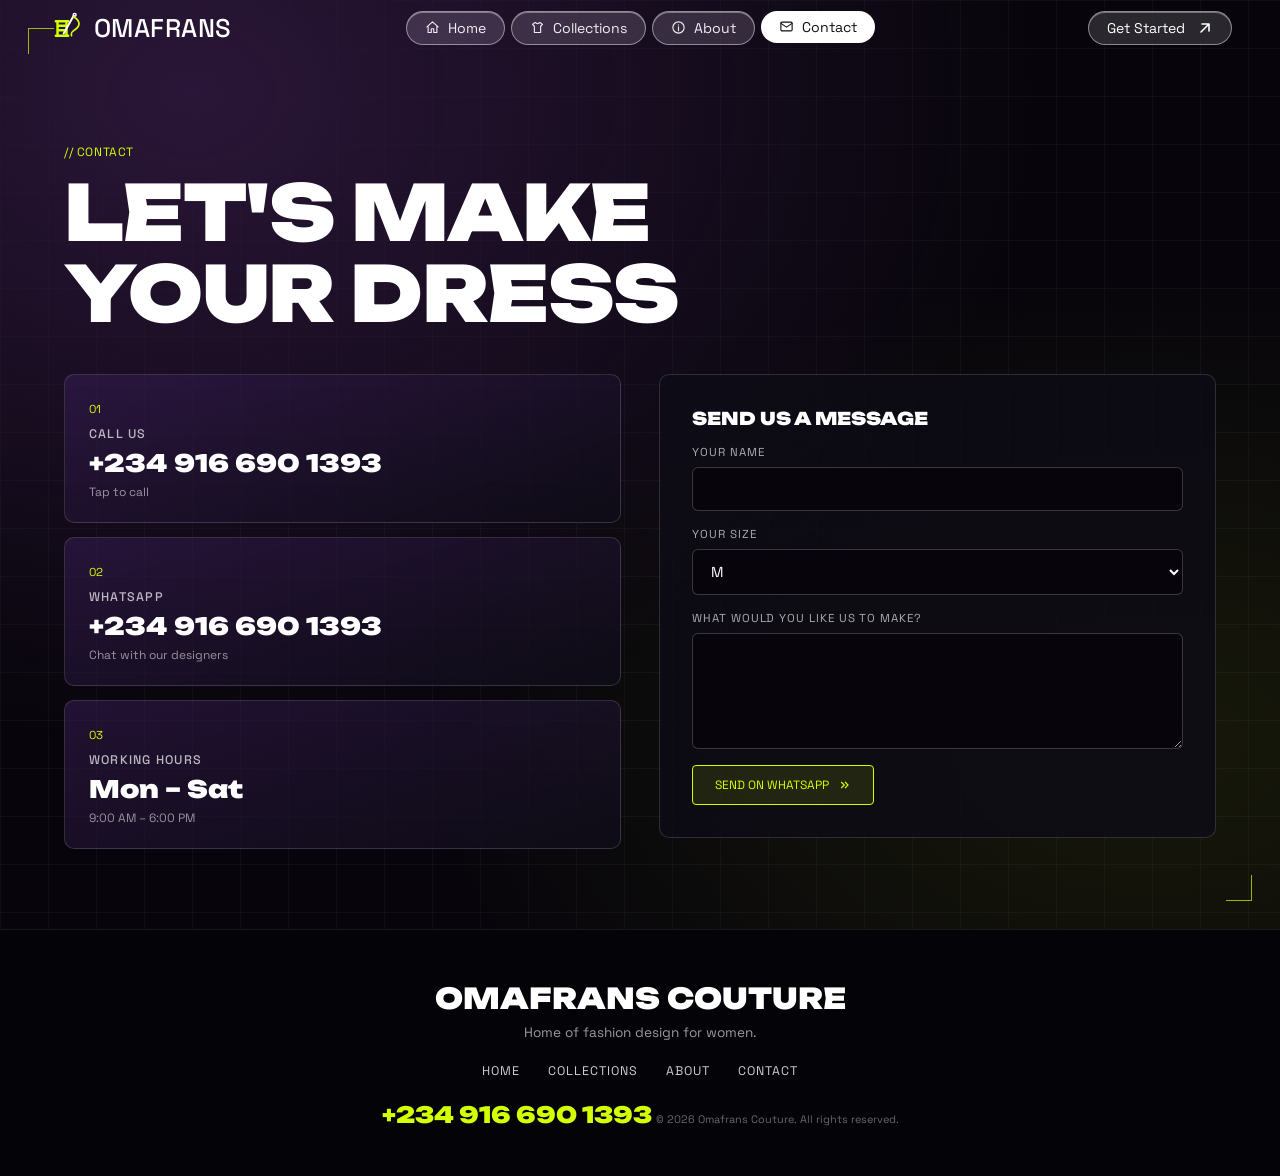
<file: contact.html>
<!DOCTYPE html>
<html lang="en">
<head>
<meta charset="UTF-8">
<meta name="viewport" content="width=device-width, initial-scale=1">
<title>Contact | OMAFRANS COUTURE</title>
<meta name="description" content="Contact Omafrans Couture on +234 916 690 1393">
<link rel="preconnect" href="https://fonts.googleapis.com">
<link rel="preconnect" href="https://fonts.gstatic.com" crossorigin>
<link href="https://fonts.googleapis.com/css2?family=Unbounded:wght@400;900&family=Space+Grotesk:wght@400;500;700&display=swap" rel="stylesheet">
<link rel="icon" type="image/svg+xml" href="favicon.svg">
<link rel="stylesheet" href="style.css">
</head>
<body><header class="header">
  <div class="bar">
    <a href="index.html" class="logo" aria-label="Omafrans Couture home"><svg viewBox="0 0 32 32" fill="none" stroke-linecap="round" stroke-linejoin="round" aria-hidden="true"><path stroke="#d4ff00" stroke-width="2.2" d="M7 10h11M8.5 10v12M16.5 10v12M7 23h11M8.5 14h8M8.5 18h8"/><path stroke="#fff" stroke-width="1.8" d="m23 5-9 16"/><circle cx="23.8" cy="4.3" r="1.3" stroke="#fff" stroke-width="1.3"/><path stroke="#d4ff00" stroke-width="1.5" d="M23 6c5 3 6 7 3 10s-6 3-5 7"/></svg><span>OMAFRANS</span></a>
    <ul class="links">
      <li><a href="index.html" data-page="index" class="glass"><svg viewBox="0 0 24 24"><path d="M3 11l9-8 9 8M5 10v10h5v-6h4v6h5V10"/></svg>Home</a></li>
      <li><a href="collection.html" data-page="collection" class="glass"><svg viewBox="0 0 24 24"><path d="M4 7l4-3 4 2 4-2 4 3-3 3v10H7V10z"/></svg>Collections</a></li>
      <li><a href="about.html" data-page="about" class="glass"><svg viewBox="0 0 24 24"><circle cx="12" cy="12" r="9"/><path d="M12 11v6M12 7.5v.5"/></svg>About</a></li>
      <li><a href="contact.html" data-page="contact" class="glass"><svg viewBox="0 0 24 24"><rect x="3" y="5" width="18" height="14" rx="2"/><path d="M3 7l9 6 9-6"/></svg>Contact</a></li>
    </ul>
    <a href="contact.html" class="start glass">Get Started <svg viewBox="0 0 16 16" fill="none" stroke="#fff" stroke-width="1.6" stroke-linecap="round" stroke-linejoin="round"><path d="M4 12L12 4M5 4h7v7"/></svg></a>
    <button class="menu-btn glass" id="menuBtn" aria-label="Toggle menu" aria-expanded="false">Menu</button>
  </div>
</header>

<div class="overlay" id="overlay" aria-hidden="true">
  <div class="ov-strips" aria-hidden="true"><i></i><i></i><i></i><i></i><i></i></div>
  <div class="ov-inner">
    <span class="tag">// Menu</span>
    <nav class="ov-nav">
      <a href="index.html" data-page="index"><em>01</em><span>Home</span></a>
      <a href="collection.html" data-page="collection"><em>02</em><span>Collections</span></a>
      <a href="about.html" data-page="about"><em>03</em><span>About</span></a>
      <a href="index.html#dressing-room"><em>04</em><span>Dressing Room</span></a>
      <a href="contact.html" data-page="contact"><em>05</em><span>Contact</span></a>
    </nav>
    <div class="ov-foot">
      <p>Home of fashion design for women</p>
      <a href="index.html#dressing-room" class="ov-cta">Try the AI fitting &#8599;</a>
    </div>
    <div class="ov-badge" aria-hidden="true">&#10022; OMAFRANS &#10022; COUTURE &#10022; OMAFRANS &#10022; COUTURE</div>
  </div>
</div>

<main class="page contact-page">
  <div class="corner tl"></div><div class="corner br"></div>
  <span class="tag">// Contact</span>
  <h1 class="page-title">Let's make<br>your dress</h1>
  <div class="contact-grid">
    <div class="contact-cards">
      <a class="c-card" href="tel:+2349166901393">
        <i>01</i><h3>Call us</h3><b>+234 916 690 1393</b><small>Tap to call</small>
      </a>
      <a class="c-card" href="https://wa.me/2349166901393" target="_blank" rel="noopener">
        <i>02</i><h3>WhatsApp</h3><b>+234 916 690 1393</b><small>Chat with our designers</small>
      </a>
      <div class="c-card">
        <i>03</i><h3>Working hours</h3><b>Mon &ndash; Sat</b><small>9:00 AM &ndash; 6:00 PM</small>
      </div>
    </div>

    <form class="c-form" id="contactForm">
      <h2>Send us a message</h2>
      <label>Your name<input type="text" id="cName" required autocomplete="name"></label>
      <label>Your size
        <select id="cSize"><option>XS</option><option>S</option><option selected>M</option><option>L</option><option>XL</option><option>2XL</option></select>
      </label>
      <label>What would you like us to make?<textarea id="cMsg" rows="5" required></textarea></label>
      <button type="submit" class="quote">Send on WhatsApp <svg viewBox="0 0 16 16"><path d="M3 4l4 4-4 4M8 4l4 4-4 4"/></svg></button>
    </form>
  </div>
</main>
<footer class="footer" id="footer">
  <h2>Omafrans Couture</h2>
  <p>Home of fashion design for women.</p>
  <nav class="foot-links">
    <a href="index.html">Home</a><a href="collection.html">Collections</a><a href="about.html">About</a><a href="contact.html">Contact</a>
  </nav>
  <a class="foot-phone" href="tel:+2349166901393">+234 916 690 1393</a>
  <small>&copy; 2026 Omafrans Couture. All rights reserved.</small>
</footer>
<script src="script.js"></script>
</body>
</html>
</file>
<file: style.css>
:root{--acid:#d4ff00;--pink:#ff2e93}
*{margin:0;padding:0;box-sizing:border-box}
html{scroll-behavior:smooth}
body{font-family:'Space Grotesk',sans-serif;background:#000;color:#fff;overflow-x:hidden}
a{color:inherit;text-decoration:none}

/* ---------- HEADER ---------- */
.header{position:fixed;top:0;left:0;right:0;z-index:80}
.bar{display:grid;grid-template-columns:1fr auto 1fr;align-items:center;padding:10px clamp(14px,4vw,48px)}
.logo{display:flex;align-items:center;gap:10px;font-weight:500;font-size:clamp(1.1rem,3vw,1.6rem);letter-spacing:.02em;position:relative;z-index:70;justify-self:start}
.logo svg{width:1.4em;height:1.4em;flex:none}
.glass{background:rgba(255,255,255,.14);border:1px solid rgba(255,255,255,.45);backdrop-filter:blur(14px) saturate(140%);-webkit-backdrop-filter:blur(14px) saturate(140%);box-shadow:inset 0 1px 0 rgba(255,255,255,.35)}
.links{display:flex;gap:6px;list-style:none}
.links a{display:flex;align-items:center;gap:8px;padding:7px 18px;border-radius:99px;font-size:.88rem;color:rgba(255,255,255,.92);transition:background .25s,color .25s}
.links a svg{width:15px;height:15px;fill:none;stroke:currentColor;stroke-width:1.8;stroke-linecap:round;stroke-linejoin:round}
.links a.glass:hover{background:rgba(255,255,255,.28)}
.links a.active{background:#fff;color:#111;border-color:#fff}
.start{justify-self:end;display:inline-flex;align-items:center;gap:12px;padding:7px 18px;border-radius:99px;font-size:.88rem;transition:background .25s}
.start:hover{background:rgba(255,255,255,.3)}
.start svg{width:16px;height:16px}
.menu-btn{display:none;justify-self:end;padding:8px 18px;border-radius:99px;color:#fff;font:inherit;font-size:.88rem;cursor:pointer;position:relative;z-index:70}


.overlay{position:fixed;inset:0;z-index:60;color:#fff;visibility:hidden;transition:visibility 0s .9s;overflow-y:auto}
.overlay.open{visibility:visible;transition-delay:0s}
.ov-strips{position:fixed;inset:0;display:flex;pointer-events:none}
.ov-strips i{flex:1;background:#0b0712;transform:translateY(-101%);transition:transform .6s cubic-bezier(.7,0,.2,1)}
.ov-strips i:nth-child(odd){background:#1a0d28}
.ov-strips i:nth-child(1){transition-delay:.32s}.ov-strips i:nth-child(2){transition-delay:.24s}.ov-strips i:nth-child(3){transition-delay:.16s}.ov-strips i:nth-child(4){transition-delay:.08s}.ov-strips i:nth-child(5){transition-delay:0s}
.overlay.open .ov-strips i{transform:none}
.overlay.open .ov-strips i:nth-child(1){transition-delay:0s}.overlay.open .ov-strips i:nth-child(2){transition-delay:.06s}.overlay.open .ov-strips i:nth-child(3){transition-delay:.12s}.overlay.open .ov-strips i:nth-child(4){transition-delay:.18s}.overlay.open .ov-strips i:nth-child(5){transition-delay:.24s}
.ov-inner{position:relative;min-height:100%;display:flex;flex-direction:column;justify-content:center;padding:100px 7vw 40px;
  background:radial-gradient(ellipse at 90% 10%,rgba(150,60,200,.35),transparent 55%),radial-gradient(ellipse at 0% 100%,rgba(212,255,0,.12),transparent 50%),
  linear-gradient(rgba(255,255,255,.03) 1px,transparent 1px) 0 0/40px 40px,linear-gradient(90deg,rgba(255,255,255,.03) 1px,transparent 1px) 0 0/40px 40px;
  opacity:0;transition:opacity .3s}
.overlay.open .ov-inner{opacity:1;transition-delay:.45s}
.ov-nav{display:flex;flex-direction:column;margin:14px 0 26px}
.ov-nav a{display:flex;align-items:baseline;gap:14px;font-family:'Unbounded',sans-serif;font-weight:900;text-transform:uppercase;font-size:clamp(2rem,10.5vw,5.5rem);line-height:1.12;letter-spacing:-.02em;
  color:transparent;-webkit-text-stroke:1.5px rgba(255,255,255,.85);transform:translateY(60px) skewY(4deg);opacity:0;transition:transform .7s cubic-bezier(.2,.8,.2,1),opacity .5s,color .3s,-webkit-text-stroke-color .3s,padding .3s}
.ov-nav a em{font-style:normal;font-family:'Space Grotesk',sans-serif;font-weight:500;font-size:.8rem;letter-spacing:.1em;color:var(--acid);-webkit-text-stroke:0;align-self:flex-start;padding-top:.9em}
.overlay.open .ov-nav a{transform:none;opacity:1}
.overlay.open .ov-nav a:nth-child(1){transition-delay:.5s}.overlay.open .ov-nav a:nth-child(2){transition-delay:.58s}.overlay.open .ov-nav a:nth-child(3){transition-delay:.66s}.overlay.open .ov-nav a:nth-child(4){transition-delay:.74s}.overlay.open .ov-nav a:nth-child(5){transition-delay:.82s}
.ov-nav a:hover,.ov-nav a:active,.ov-nav a.here{color:#fff;-webkit-text-stroke-color:#fff;padding-left:18px;text-shadow:4px 4px 0 var(--pink),-3px -3px 0 var(--acid)}
.ov-foot{display:flex;flex-wrap:wrap;align-items:center;justify-content:space-between;gap:16px;border-top:1px solid rgba(255,255,255,.2);padding-top:20px;opacity:0;transform:translateY(20px);transition:.6s .95s}
.overlay.open .ov-foot{opacity:1;transform:none}
.ov-foot p{font-size:.8rem;text-transform:uppercase;letter-spacing:.12em;color:rgba(255,255,255,.7)}
.ov-cta{padding:12px 24px;border-radius:99px;background:var(--acid);color:#000;font-family:'Unbounded',sans-serif;font-weight:900;font-size:.7rem;letter-spacing:.06em;text-transform:uppercase;transition:.25s}
.ov-cta:hover{background:var(--pink);transform:rotate(-2deg) scale(1.05)}
.ov-badge{position:absolute;right:-6vw;bottom:18vh;width:max-content;max-width:90vw;font-family:'Unbounded',sans-serif;font-weight:900;font-size:.62rem;letter-spacing:.3em;color:rgba(255,255,255,.28);transform:rotate(-90deg);transform-origin:right bottom;white-space:nowrap}
@media(min-width:600px){.ov-nav a{font-size:clamp(3rem,9vw,6.5rem)}.ov-inner{padding-left:10vw}}
body.menu-open{overflow:hidden}
/* ---------- HERO ---------- */
.hero{position:relative;height:100vh;height:100svh;min-height:520px;overflow:hidden;display:flex;align-items:flex-end;justify-content:center;text-align:center;background:#000 url(hero.jpg) center/cover no-repeat}
.hero video{position:absolute;inset:0;width:100%;height:100%;object-fit:cover;z-index:0}
.hero::after{content:"";position:absolute;inset:0;background:linear-gradient(to top,rgba(0,0,0,.86),rgba(0,0,0,.22) 55%,rgba(0,0,0,.5));z-index:1}
.hero-content{position:relative;z-index:2;width:100%;padding:0 4vw clamp(48px,9vh,90px)}
h1{font-family:'Unbounded',sans-serif;font-weight:900;text-transform:uppercase;line-height:.95;letter-spacing:-.02em;font-size:11.2vw;color:#fff}
h1 .word{display:block;white-space:nowrap}
@media(min-width:800px){h1{font-size:6vw;white-space:nowrap}h1 .word{display:inline-block}h1 .word+.word{margin-left:.3em}}
h1 .ch{display:inline-block;opacity:0;transform:translateY(60px) scaleY(1.4);filter:blur(10px);
  animation:reveal .8s cubic-bezier(.2,.8,.2,1) forwards;animation-delay:calc(var(--i)*80ms + .3s)}
@keyframes reveal{to{opacity:1;transform:none;filter:blur(0)}}
.sub{margin-top:clamp(12px,2vh,22px);font-weight:500;font-size:clamp(.72rem,2.4vw,1.05rem);letter-spacing:.06em;text-transform:uppercase;opacity:0;animation:fade 1s ease 1.9s forwards}
.fashion-word{display:inline-block;color:var(--acid);font-weight:700;text-shadow:0 0 14px rgba(212,255,0,.65);animation:fashionBlink 1.1s steps(2,end) 2.9s infinite}
@keyframes fashionBlink{50%{opacity:.35;text-shadow:0 0 2px rgba(212,255,0,.25)}}
@keyframes fade{from{opacity:0;transform:translateY(12px)}to{opacity:1;transform:none}}
.cta{display:inline-block;margin-top:22px;padding:13px 30px;background:var(--acid);color:#000;font-family:'Unbounded',sans-serif;font-weight:900;font-size:.7rem;letter-spacing:.1em;text-transform:uppercase;border-radius:99px;opacity:0;animation:fade 1s ease 2.3s forwards;transition:transform .25s,background .25s}
.cta:hover{background:var(--pink);transform:scale(1.08) rotate(-2deg)}
@media(max-width:768px){
  .hero::after{background:linear-gradient(to top,rgba(0,0,0,.95),rgba(0,0,0,.6) 55%,rgba(0,0,0,.75))}
}

/* ---------- COLLECTIONS ---------- */
.collections{position:relative;padding:clamp(70px,8vw,110px) clamp(18px,5vw,70px) 80px;overflow:hidden;
  background:radial-gradient(ellipse at 85% 10%,#3a1b52,transparent 55%),
  linear-gradient(rgba(255,255,255,.035) 1px,transparent 1px) 0 0/48px 48px,
  linear-gradient(90deg,rgba(255,255,255,.035) 1px,transparent 1px) 0 0/48px 48px,#07050b}
.section-title,.page-title{font-family:'Unbounded',sans-serif;font-weight:900;text-transform:uppercase;letter-spacing:-.02em;line-height:1.05;font-size:clamp(1.8rem,4.6vw,3.6rem);margin:12px 0 10px}
.section-sub{font-size:.9rem;color:rgba(255,255,255,.65);max-width:520px;line-height:1.6;margin-bottom:30px}
.grid{display:grid;grid-template-columns:repeat(4,1fr);gap:clamp(12px,2vw,24px);max-width:1200px;margin:0 auto}
.card{border:1px solid rgba(255,255,255,.1);border-radius:8px;background:rgba(14,12,22,.8);overflow:hidden;transition:transform .3s,border-color .3s}
.card:hover{transform:translateY(-6px);border-color:var(--acid)}
.card-img{aspect-ratio:3/4;display:flex;align-items:flex-end;justify-content:center;background:radial-gradient(ellipse at 50% 70%,rgba(120,70,160,.35),transparent 70%),#0a0810;overflow:hidden}
.card-img img{width:100%;height:100%;object-fit:contain;transition:transform .5s}
.card:hover .card-img img{transform:scale(1.06)}
.t1 img{filter:none}
.t2 img{filter:hue-rotate(200deg) saturate(1.2)}
.t3 img{filter:hue-rotate(-40deg) saturate(1.6)}
.t4 img{filter:sepia(1) saturate(1.4) brightness(1.2)}
.t5 img{filter:grayscale(1) brightness(1.8)}
.t6 img{filter:hue-rotate(110deg) saturate(1.3)}
.t7 img{filter:sepia(.8) hue-rotate(10deg) brightness(1.3)}
.t8 img{filter:hue-rotate(-15deg) saturate(1.4) brightness(.9)}
.t9 img{filter:sepia(1) hue-rotate(-10deg) saturate(2) brightness(1.2)}
.t10 img{filter:grayscale(1) brightness(.8)}
.t11 img{filter:hue-rotate(70deg) saturate(1.6) brightness(.9)}
.t12 img{filter:hue-rotate(-70deg) saturate(.9) brightness(1.4)}
.card-body{padding:14px;display:grid;gap:4px}
.card-body h3{font-size:.92rem;font-weight:500}
.card-body span{font-size:.7rem;text-transform:uppercase;letter-spacing:.06em;color:rgba(255,255,255,.55)}
.card-body a{margin-top:8px;font-size:.72rem;text-transform:uppercase;letter-spacing:.06em;color:var(--acid)}
.card-body a:hover{text-decoration:underline}
.see-more{text-align:center;margin-top:36px}
.filters{display:flex;flex-wrap:wrap;gap:8px;margin-bottom:30px}
.filters button{background:none;border:1px solid rgba(255,255,255,.25);color:rgba(255,255,255,.75);border-radius:99px;padding:8px 18px;font:inherit;font-size:.78rem;cursor:pointer;transition:.2s}
.filters button:hover{border-color:var(--acid)}
.filters button.on{background:#fff;color:#000;border-color:#fff}

/* ---------- SUB PAGES ---------- */
.page{position:relative;padding:clamp(100px,12vw,140px) clamp(18px,5vw,70px) 80px;min-height:80vh}
.about-page{background:radial-gradient(ellipse at 15% 10%,#2a1638,transparent 55%),
  linear-gradient(rgba(255,255,255,.035) 1px,transparent 1px) 0 0/48px 48px,
  linear-gradient(90deg,rgba(255,255,255,.035) 1px,transparent 1px) 0 0/48px 48px,#07050b}
.about-page .page-title{max-width:900px;margin-bottom:14px;font-size:clamp(2rem,6vw,5rem)}
.about-lead{font-size:clamp(.85rem,1.6vw,1.05rem);text-transform:uppercase;letter-spacing:.08em;color:rgba(255,255,255,.75);margin-bottom:34px}
.contact-page{background:radial-gradient(ellipse at 15% 10%,#2a1638,transparent 55%),radial-gradient(ellipse at 90% 80%,rgba(212,255,0,.08),transparent 45%),
  linear-gradient(rgba(255,255,255,.035) 1px,transparent 1px) 0 0/48px 48px,
  linear-gradient(90deg,rgba(255,255,255,.035) 1px,transparent 1px) 0 0/48px 48px,#07050b}
.contact-page .page-title{font-size:clamp(2rem,6vw,5rem);margin-bottom:40px}
.contact-grid{display:grid;grid-template-columns:1fr 1fr;gap:clamp(16px,3vw,40px);align-items:start;max-width:1200px}
.contact-cards{display:grid;gap:14px}
.c-card{display:block;padding:22px 24px;border:1px solid rgba(255,255,255,.14);border-radius:10px;background:linear-gradient(160deg,rgba(60,30,90,.5),rgba(14,12,22,.9));transition:transform .3s,border-color .3s}
a.c-card:hover{transform:translateY(-4px);border-color:var(--acid)}
.c-card i{font-style:normal;font-size:.72rem;color:var(--acid)}
.c-card h3{margin:8px 0 6px;font-size:.78rem;font-weight:500;text-transform:uppercase;letter-spacing:.1em;color:rgba(255,255,255,.7)}
.c-card b{display:block;font-family:'Unbounded',sans-serif;font-weight:900;font-size:clamp(1.05rem,2.6vw,1.5rem)}
.c-card small{display:block;margin-top:6px;font-size:.75rem;color:rgba(255,255,255,.55)}
.c-form{display:grid;gap:16px;padding:clamp(20px,3vw,32px);border:1px solid rgba(255,255,255,.14);border-radius:10px;background:rgba(14,12,22,.85)}
.c-form h2{font-family:'Unbounded',sans-serif;font-weight:900;text-transform:uppercase;font-size:1.1rem}
.c-form label{display:grid;gap:8px;font-size:.72rem;text-transform:uppercase;letter-spacing:.08em;color:rgba(255,255,255,.65)}
.c-form input,.c-form select,.c-form textarea{width:100%;padding:12px 14px;background:#07050b;color:#fff;border:1px solid rgba(255,255,255,.2);border-radius:6px;font:inherit;font-size:.9rem;text-transform:none;letter-spacing:0}
.c-form input:focus,.c-form select:focus,.c-form textarea:focus{outline:0;border-color:var(--acid)}
.c-form .quote{justify-self:start;cursor:pointer;font:inherit;font-size:.75rem;text-transform:uppercase}
.foot-phone{display:inline-block;margin-bottom:18px;font-family:'Unbounded',sans-serif;font-weight:900;font-size:clamp(1rem,2.6vw,1.4rem);color:var(--acid)}
@media(max-width:800px){.contact-grid{grid-template-columns:1fr}}
.about-hero{display:grid;grid-template-columns:1fr 1fr;gap:clamp(20px,4vw,60px);align-items:center;margin-bottom:80px}
.about-page .about-img{height:auto;margin:0}
.about-page .about-img img{width:100%;max-width:100%;margin-left:0;height:auto;max-height:80vh}
.about-copy p{font-size:clamp(.9rem,1.4vw,1.02rem);line-height:1.8;color:rgba(255,255,255,.72);margin-bottom:18px;max-width:520px}
.values{display:grid;grid-template-columns:repeat(4,1fr);gap:clamp(12px,2vw,24px);margin:30px 0 70px}
.values article{padding:22px;border:1px solid rgba(255,255,255,.1);border-radius:8px;background:rgba(14,12,22,.8)}
.values i{font-style:normal;color:var(--acid);font-size:.75rem}
.values h3{margin:10px 0 8px;font-family:'Unbounded',sans-serif;font-weight:900;font-size:.95rem;text-transform:uppercase}
.values p{font-size:.82rem;line-height:1.6;color:rgba(255,255,255,.65)}
.cta-band{text-align:center;padding:50px 20px;border:1px solid rgba(255,255,255,.1);border-radius:8px;background:rgba(14,12,22,.8)}
.cta-band h2{font-family:'Unbounded',sans-serif;font-weight:900;text-transform:uppercase;font-size:clamp(1.2rem,3vw,2rem);margin-bottom:22px}

@media(max-width:800px){
  .about-page{min-height:0;padding:100px 20px 52px}
  .about-page .page-title{font-size:clamp(2rem,10vw,3.8rem);line-height:1.02;margin-bottom:10px}
  .about-lead{font-size:.78rem;line-height:1.5;letter-spacing:.07em;margin-bottom:22px}
  .about-hero{grid-template-columns:minmax(0,1fr);gap:22px;margin-bottom:48px}
  .about-page .about-img{display:flex;justify-content:center;align-items:flex-end;max-height:52svh;overflow:hidden}
  .about-page .about-img img{width:auto;max-width:100%;height:auto;max-height:52svh;object-fit:contain}
  .about-copy p{font-size:.9rem;line-height:1.7;margin-bottom:14px}
  .about-page .stats{gap:28px;margin-top:24px;flex-wrap:wrap}
  .about-page .stats b{font-size:1.7rem}
  .about-page .stats small{font-size:.62rem}
  .about-page .section-title{font-size:clamp(1.5rem,7vw,2.4rem)}
  .about-page .values{grid-template-columns:repeat(2,minmax(0,1fr));gap:10px;margin:20px 0 42px}
  .about-page .values article{padding:16px}
  .about-page .values h3{font-size:.78rem;line-height:1.3}
  .about-page .values p{font-size:.76rem;line-height:1.5}
  .about-page .cta-band{padding:30px 16px}
  .about-page .cta-band h2{font-size:clamp(1rem,5vw,1.5rem);line-height:1.35}
  .about-page .cta-band .quote{max-width:100%;font-size:.68rem}
}

@media(max-width:420px){
  .about-page{padding-inline:16px}
  .about-page .about-img,.about-page .about-img img{max-height:44svh}
  .about-page .values{grid-template-columns:1fr}
}

/* ---------- REVIEWS ---------- */
.reviews{position:relative;padding:clamp(70px,8vw,110px) 0 90px;overflow:hidden;
  background:radial-gradient(ellipse at 10% 20%,#3a1b52,transparent 55%),radial-gradient(ellipse at 95% 90%,rgba(212,255,0,.1),transparent 45%),
  linear-gradient(rgba(255,255,255,.035) 1px,transparent 1px) 0 0/48px 48px,
  linear-gradient(90deg,rgba(255,255,255,.035) 1px,transparent 1px) 0 0/48px 48px,#07050b}
.rev-head{display:flex;flex-wrap:wrap;align-items:flex-end;justify-content:space-between;gap:24px;padding:0 clamp(18px,5vw,70px);margin-bottom:36px}
.rev-title{font-family:'Unbounded',sans-serif;font-weight:900;text-transform:uppercase;letter-spacing:-.02em;line-height:1;font-size:clamp(2rem,7vw,5.5rem);margin-top:12px}
.rev-title span{color:transparent;-webkit-text-stroke:1.5px #fff}
.rev-score{display:flex;align-items:center;gap:16px}
.rev-score b{font-family:'Unbounded',sans-serif;font-weight:900;font-size:clamp(2.4rem,5vw,3.6rem);line-height:1}
.rev-score .stars{color:var(--acid);letter-spacing:.2em;font-size:.9rem}
.rev-score small{display:block;margin-top:4px;font-size:.7rem;text-transform:uppercase;letter-spacing:.1em;color:rgba(255,255,255,.6)}
.rev-track{display:flex;gap:clamp(14px,2vw,26px);overflow-x:auto;scroll-snap-type:x mandatory;padding:30px clamp(18px,5vw,70px) 30px;scrollbar-width:none;cursor:grab}
.rev-track::-webkit-scrollbar{display:none}
.rev-track.dragging{cursor:grabbing;scroll-snap-type:none}
.rev-card{flex:0 0 min(82vw,360px);scroll-snap-align:center;position:relative;padding:28px 24px 24px;border:1px solid rgba(255,255,255,.14);border-radius:14px;
  background:linear-gradient(160deg,rgba(60,30,90,.55),rgba(14,12,22,.9));backdrop-filter:blur(8px);transition:transform .4s,border-color .3s,box-shadow .3s;user-select:none}
.rev-card:nth-child(odd){transform:rotate(-1.6deg)}
.rev-card:nth-child(even){transform:rotate(1.6deg) translateY(14px)}
.rev-card:hover{transform:rotate(0) translateY(-8px);border-color:var(--acid);box-shadow:0 20px 50px rgba(150,60,200,.3)}
.rev-card::before{content:"\201C";position:absolute;top:-6px;right:18px;font-family:'Unbounded',sans-serif;font-weight:900;font-size:6rem;line-height:1;color:var(--acid);opacity:.9}
.rev-card .stars{color:var(--acid);letter-spacing:.2em;font-size:.8rem}
.rev-card p{margin:16px 0 22px;font-size:.95rem;line-height:1.7;color:rgba(255,255,255,.88)}
.rev-who{display:flex;align-items:center;gap:12px;border-top:1px solid rgba(255,255,255,.12);padding-top:16px}
.rev-av{width:42px;height:42px;border-radius:50%;display:grid;place-items:center;font-family:'Unbounded',sans-serif;font-weight:900;font-size:.8rem;color:#000;background:var(--acid)}
.rev-card:nth-child(3n+2) .rev-av{background:var(--pink);color:#fff}
.rev-card:nth-child(3n) .rev-av{background:#fff}
.rev-who b{display:block;font-size:.88rem;font-weight:500}
.rev-who small{font-size:.68rem;text-transform:uppercase;letter-spacing:.08em;color:rgba(255,255,255,.55)}
.rev-nav{display:flex;gap:10px;padding:0 clamp(18px,5vw,70px)}
.rev-nav button{width:48px;height:48px;border-radius:50%;background:none;border:1px solid rgba(255,255,255,.3);color:#fff;font-size:1.1rem;cursor:pointer;transition:.25s}
.rev-nav button:hover{background:var(--acid);border-color:var(--acid);color:#000}
@media(max-width:600px){.rev-card:nth-child(even){transform:rotate(1.2deg)}}

/* ---------- FOOTER ---------- */
.footer{text-align:center;padding:50px 20px 30px;background:#040307;border-top:1px solid rgba(255,255,255,.08)}
.footer h2{font-family:'Unbounded',sans-serif;font-weight:900;text-transform:uppercase;font-size:clamp(1.2rem,3vw,1.8rem)}
.footer p{margin-top:8px;font-size:.85rem;color:rgba(255,255,255,.6)}
.foot-links{display:flex;justify-content:center;flex-wrap:wrap;gap:8px 28px;margin:22px 0}
.foot-links a{font-size:.78rem;text-transform:uppercase;letter-spacing:.08em;color:rgba(255,255,255,.8)}
.foot-links a:hover{color:var(--acid)}
.footer small{font-size:.68rem;color:rgba(255,255,255,.4)}
@media(max-width:1000px){.grid,.values{grid-template-columns:repeat(2,1fr)}}
@media(max-width:800px){.about-hero{grid-template-columns:1fr;margin-bottom:50px}}
@media(max-width:420px){.card-body{padding:10px}.card-body h3{font-size:.8rem}}

/* ---------- HOW IT WORKS ---------- */
.how{position:relative;padding:clamp(60px,7vw,90px) clamp(18px,5vw,70px) 90px;display:grid;grid-template-columns:minmax(260px,.8fr) 1.2fr;gap:clamp(20px,3vw,40px);align-items:center;overflow:hidden;
  background:radial-gradient(ellipse at 80% 40%,#3a1b52,transparent 60%),
  linear-gradient(rgba(255,255,255,.035) 1px,transparent 1px) 0 0/48px 48px,
  linear-gradient(90deg,rgba(255,255,255,.035) 1px,transparent 1px) 0 0/48px 48px,#07050b}
.how h2{font-family:'Unbounded',sans-serif;font-weight:900;text-transform:uppercase;line-height:1;letter-spacing:-.02em;font-size:clamp(2rem,4.6vw,3.8rem);margin:10px 0 22px}
.steps{list-style:none;margin:10px 0 18px;border-top:1px solid rgba(255,255,255,.15);padding-top:12px}
.steps li{font-size:.82rem;text-transform:uppercase;letter-spacing:.03em;padding:6px 0}
.steps i{font-style:normal;color:rgba(255,255,255,.4);margin-right:6px}
.how-note{font-size:.82rem;line-height:1.7;color:rgba(255,255,255,.6);max-width:420px}
.stage-wrap{position:relative;display:flex;flex-direction:column;align-items:center;gap:22px}
.ring{position:absolute;border:1px solid rgba(255,255,255,.18);border-radius:50%;pointer-events:none}
.r1{width:min(46vw,340px);aspect-ratio:1;top:42%;left:50%;transform:translate(-80%,-50%)}
.r2{width:min(46vw,340px);aspect-ratio:1;top:42%;left:50%;transform:translate(-20%,-50%)}
.fit{position:relative;width:min(50vw,200px);aspect-ratio:200/460;z-index:2}
.mannequin{position:absolute;inset:0;transition:transform .5s cubic-bezier(.3,.8,.3,1);transform-origin:center}
.mannequin svg{width:100%;height:100%;fill:rgba(255,255,255,.12);stroke:rgba(212,255,0,.55);stroke-width:1.2}
.mannequin[data-size=XS]{transform:scaleX(.82)}
.mannequin[data-size=S]{transform:scaleX(.91)}
.mannequin[data-size=M]{transform:scaleX(1)}
.mannequin[data-size=L]{transform:scaleX(1.1)}
.mannequin[data-size=XL]{transform:scaleX(1.22)}
.mannequin[data-size=XXL]{transform:scaleX(1.36)}
.dress-layer{position:absolute;left:50%;top:14%;width:92%;height:78%;transform:translateX(-50%);object-fit:contain;filter:drop-shadow(0 10px 20px rgba(0,0,0,.5));animation:fade 1s ease both}
.dress-layer[hidden]{display:none}
.fit-hint{position:absolute;inset:auto 0 45%;text-align:center;font-size:.75rem;text-transform:uppercase;letter-spacing:.08em;color:var(--acid)}
.controls{position:relative;z-index:2;display:flex;flex-direction:column;align-items:center;gap:14px;text-align:center}
.upload input{position:absolute;opacity:0;width:1px;height:1px}
.upload span{display:inline-block;padding:11px 24px;border:1px solid var(--acid);color:var(--acid);border-radius:4px;font-size:.78rem;text-transform:uppercase;cursor:pointer;transition:.25s}
.upload span:hover,.upload input:focus-visible+span{background:var(--acid);color:#000}
.sizes{display:flex;flex-wrap:wrap;justify-content:center;gap:8px}
.sizes button{min-width:46px;padding:9px 12px;background:transparent;color:#fff;border:1px solid rgba(255,255,255,.3);border-radius:4px;font:inherit;font-size:.78rem;cursor:pointer;transition:.25s}
.sizes button:hover{border-color:var(--acid)}
.sizes button.on{background:#fff;color:#000;border-color:#fff}
.fit-result{font-size:.78rem;text-transform:uppercase;letter-spacing:.05em;color:rgba(255,255,255,.75)}
.path{position:absolute;left:clamp(18px,5vw,70px);bottom:24px;font-family:'Unbounded',sans-serif;font-weight:900;text-transform:uppercase;font-size:clamp(.8rem,1.8vw,1.3rem);line-height:1.05;color:rgba(255,255,255,.1);max-width:320px}
@media(max-width:800px){
  .how{grid-template-columns:1fr;padding-bottom:80px}
  .r1,.r2{display:none}
}

/* ---------- DRESSING ROOM ---------- */
.room{position:relative;padding:clamp(70px,8vw,110px) clamp(18px,5vw,70px) 70px;overflow:hidden;
  background:radial-gradient(ellipse at 15% 10%,#3a1b52,transparent 55%),radial-gradient(ellipse at 90% 90%,#4a3a28,transparent 50%),
  linear-gradient(rgba(255,255,255,.035) 1px,transparent 1px) 0 0/48px 48px,
  linear-gradient(90deg,rgba(255,255,255,.035) 1px,transparent 1px) 0 0/48px 48px,#07050b}
.room-tag{display:block}
.room-title{font-family:'Unbounded',sans-serif;font-weight:900;text-transform:uppercase;letter-spacing:-.02em;line-height:1;font-size:clamp(1.8rem,4.6vw,3.6rem);margin:12px 0 28px}
.room-ui{display:grid;grid-template-columns:230px 1fr;grid-template-areas:"side stage" "dock dock";gap:14px;max-width:1200px;margin:0 auto}
.panel{background:rgba(14,12,22,.85);border:1px solid rgba(255,255,255,.1);border-radius:8px;padding:14px;backdrop-filter:blur(10px)}
.side{grid-area:side}
.stage{grid-area:stage;position:relative;min-height:380px;border-radius:8px;border:1px solid rgba(255,255,255,.08);background:radial-gradient(ellipse at 50% 55%,rgba(120,70,30,.35),transparent 65%),rgba(8,6,12,.7);overflow:hidden}
.dock{grid-area:dock}
.upload-section{display:flex;flex-direction:column;gap:10px;margin-bottom:14px}
.file-box{position:relative;aspect-ratio:1;border:2px dashed rgba(212,255,0,.4);border-radius:8px;background:#05040a;display:flex;align-items:center;justify-content:center;overflow:hidden;cursor:pointer;transition:border-color .2s,box-shadow .2s,transform .2s}
.file-box:hover,.file-box.drag-hover{border-color:var(--acid);box-shadow:0 0 24px rgba(212,255,0,.22);transform:scale(1.02)}
.file-box img{max-width:100%;max-height:100%;object-fit:contain;transition:opacity .2s}
.file-box-badge{position:absolute;bottom:8px;left:50%;transform:translateX(-50%);display:inline-flex;align-items:center;gap:5px;padding:5px 12px;background:rgba(8,6,12,.88);border:1px solid rgba(212,255,0,.5);border-radius:999px;font-size:.64rem;font-weight:700;letter-spacing:.05em;color:#fff;text-transform:uppercase;pointer-events:none;backdrop-filter:blur(6px);opacity:0;transition:opacity .2s}
.file-box:hover .file-box-badge,.file-box:focus-visible .file-box-badge{opacity:1}
.file-box-badge svg{width:13px;height:13px;stroke:var(--acid)}
.room-help{margin:0 0 10px;color:rgba(255,255,255,.55);font-size:.66rem;line-height:1.55}

.replace.upload-btn-cta{display:flex;align-items:center;justify-content:center;gap:11px;margin:2px 0 6px;padding:12px 14px;min-height:50px;background:var(--acid);color:#080808;border-radius:8px;border:none;cursor:pointer;box-shadow:0 6px 20px rgba(212,255,0,.35);transition:background .2s,transform .2s,box-shadow .2s;text-decoration:none}
.replace.upload-btn-cta:hover,.replace.upload-btn-cta:focus-within{background:#e7ff4d;transform:translateY(-2px);box-shadow:0 10px 28px rgba(212,255,0,.5);color:#000}
.replace.upload-btn-cta svg{width:22px;height:22px;flex:none;stroke:#080808}
.upload-btn-text{display:flex;flex-direction:column;align-items:flex-start;line-height:1.2}
.upload-btn-text strong{font-family:'Unbounded',sans-serif;font-weight:900;font-size:.76rem;letter-spacing:.04em;text-transform:uppercase;color:#080808}
.upload-btn-text small{font-size:.62rem;font-weight:500;color:rgba(0,0,0,.75);letter-spacing:0}
.replace input{position:absolute;opacity:0;width:1px;height:1px;pointer-events:none}
.panel-title{font-size:.8rem;text-transform:uppercase;letter-spacing:.06em;font-weight:500;margin-bottom:10px}
.fabrics{display:flex;flex-direction:column;gap:6px}
.fabric{height:40px;border:1px solid transparent;border-radius:4px;color:#fff;font:inherit;font-size:.66rem;text-align:left;padding:0 10px;cursor:pointer;text-shadow:0 1px 3px rgba(0,0,0,.8);transition:.25s}
.fabric.on,.fabric:hover{border-color:var(--acid)}
.f1{background:linear-gradient(120deg,#c9b27a,#efe0b2)}
.f2{background:linear-gradient(120deg,#8a6a45,#c6a47a)}
.f3{background:linear-gradient(120deg,#6a3a2a,#a8664a)}
.f4{background:linear-gradient(120deg,#5a3a2a,#9a6a4a)}
.f5{background:linear-gradient(120deg,#2e3a14,#6a7a2a)}
.stage-bar{position:absolute;top:12px;left:12px;right:12px;display:flex;justify-content:space-between;align-items:flex-start;z-index:3;pointer-events:none}
.stage-bar>*{pointer-events:auto}
.zoom{display:flex;flex-direction:column;gap:6px}
.ico{width:34px;height:34px;border-radius:6px;background:rgba(14,12,22,.9);border:1px solid rgba(255,255,255,.15);color:var(--acid);font:inherit;font-size:1rem;cursor:pointer}
.ico:hover{border-color:var(--acid)}
.canvas{position:absolute;inset:0;display:flex;align-items:center;justify-content:center;cursor:grab;touch-action:none}
.canvas.grab{cursor:grabbing}
.canvas img.dress{transition:filter .5s}
.figure{height:92%;aspect-ratio:200/460;transition:transform .12s linear}
.fit-box{position:relative;width:100%;height:100%;transition:transform .5s cubic-bezier(.3,.8,.3,1)}
.body{position:absolute;inset:0;width:100%;height:100%;fill:rgba(255,255,255,.14);stroke:rgba(255,255,255,.35);stroke-width:1}
.dress{position:absolute;left:0;top:13%;width:100%;height:68%;object-fit:contain;user-select:none;filter:drop-shadow(0 10px 18px rgba(0,0,0,.55))}
.palette-nav{display:flex;flex-wrap:wrap;justify-content:center;gap:4px 22px;margin-bottom:14px}
.palette-nav button{background:none;border:0;color:rgba(255,255,255,.55);font:inherit;font-size:.68rem;text-transform:uppercase;letter-spacing:.06em;cursor:pointer;padding:4px 0}
.palette-nav button.on{color:#fff;border-bottom:1px solid var(--acid)}
.pal{display:flex;justify-content:center;gap:16px;padding:4px 0 14px}
.pal[hidden]{display:none}
.pal button{width:34px;height:34px;border-radius:50%;border:2px solid transparent;cursor:pointer;outline:1px solid rgba(255,255,255,.2);outline-offset:2px;transition:transform .2s}
.pal button:hover{transform:scale(1.15)}
.pal button.on{border-color:#fff;outline-color:var(--acid)}
.pal[data-p=neutrals] button:nth-child(1){background:#6a2f80}
.pal[data-p=neutrals] button:nth-child(2){background:#f2ede2}
.pal[data-p=neutrals] button:nth-child(3){background:#b9b4aa}
.pal[data-p=neutrals] button:nth-child(4){background:#555}
.pal[data-p=neutrals] button:nth-child(5){background:#151515}
.pal[data-p=earth] button:nth-child(1){background:#d9c3a0}
.pal[data-p=earth] button:nth-child(2){background:#b98a52}
.pal[data-p=earth] button:nth-child(3){background:#a4492a}
.pal[data-p=earth] button:nth-child(4){background:#5a3a22}
.pal[data-p=earth] button:nth-child(5){background:#5d6a2a}
.pal[data-p=deep] button:nth-child(1){background:#6a2f80}
.pal[data-p=deep] button:nth-child(2){background:#7a1f3a}
.pal[data-p=deep] button:nth-child(3){background:#1f2f6a}
.pal[data-p=deep] button:nth-child(4){background:#1f5a3a}
.pal[data-p=deep] button:nth-child(5){background:#a01a2a}
.pal[data-p=cool] button:nth-child(1){background:#7ab4e0}
.pal[data-p=cool] button:nth-child(2){background:#5a7a9a}
.pal[data-p=cool] button:nth-child(3){background:#1f8a8a}
.pal[data-p=cool] button:nth-child(4){background:#b9a4e0}
.pal[data-p=cool] button:nth-child(5){background:#8ad4b4}
.dock-foot{display:flex;justify-content:space-between;align-items:center;gap:14px;flex-wrap:wrap;border-top:1px solid rgba(255,255,255,.1);padding-top:14px}
.tools{display:flex;gap:8px}
.tool{background:none;border:1px solid transparent;color:rgba(255,255,255,.6);font:inherit;font-size:.7rem;text-transform:uppercase;padding:8px 14px;border-radius:4px;cursor:pointer}
.tool.on{color:#fff;border-color:rgba(255,255,255,.3)}
.quote{display:inline-flex;align-items:center;gap:10px;padding:11px 22px;border:1px solid var(--acid);background:rgba(212,255,0,.1);color:var(--acid);border-radius:4px;font-size:.75rem;text-transform:uppercase;transition:.25s}
.quote svg{width:12px;height:12px;fill:none;stroke:currentColor;stroke-width:1.6}
.quote:hover{background:var(--acid);color:#000}
.room-sizes{display:grid;grid-template-columns:repeat(3,1fr);gap:6px}
.room-sizes button{background:none;border:1px solid rgba(255,255,255,.25);border-radius:4px;padding:8px 0;font:inherit;font-size:.78rem;color:rgba(255,255,255,.7);cursor:pointer;transition:.2s}
.room-sizes button:hover{border-color:var(--acid);color:#fff}
.room-sizes button.on{background:var(--acid);border-color:var(--acid);color:#000}
.size-info{font-size:.66rem;color:rgba(255,255,255,.6);margin:10px 0 18px;line-height:1.5}
@media(max-width:900px){
  .room{padding:76px 14px 50px}
  .room-ui{grid-template-columns:minmax(0,1fr);grid-template-areas:"stage" "side" "dock";gap:12px}
  .room-ui>*{min-width:0}
  .stage{min-height:0;height:min(120vw,520px)}
  .canvas{touch-action:pan-y}
  .figure{height:94%}
  .side{display:grid;grid-template-columns:minmax(0,1fr) minmax(0,1fr);gap:0 14px;align-items:start}
  .side .file-box{aspect-ratio:1;max-height:150px;grid-column:1}
  .side .replace{grid-column:1;margin:8px 0 0}
  .side .panel-title,.side .room-sizes,.side .size-info,.side .fabrics{grid-column:1/-1}
  .side .panel-title{margin-top:18px}
  .fabrics{flex-direction:row;overflow-x:auto;padding-bottom:6px;scrollbar-width:none}
  .fabrics::-webkit-scrollbar{display:none}
  .fabric{flex:0 0 130px}
  .room-sizes{grid-template-columns:repeat(6,minmax(0,1fr))}
  .palette-nav{gap:4px 14px}
  .pal{gap:10px}
  .pal button{width:32px;height:32px}
  .dock-foot{justify-content:center}
  .quote{justify-content:center}
}
@media(max-width:480px){
  .room-sizes{grid-template-columns:repeat(3,minmax(0,1fr))}
  .side{grid-template-columns:minmax(0,1fr)}
  .side .file-box{aspect-ratio:2/1;max-height:none}
  .dock-foot,.tools{width:100%;justify-content:center}
  .quote{width:100%}
}

/* ---------- ABOUT ---------- */
.about{position:relative;min-height:100vh;padding:clamp(80px,12vw,140px) clamp(18px,5vw,70px);display:grid;grid-template-columns:1fr 1fr;gap:clamp(20px,4vw,60px);align-items:center;overflow:hidden;
  background:radial-gradient(ellipse at 20% 30%,#2a1638,transparent 60%),
  linear-gradient(rgba(255,255,255,.035) 1px,transparent 1px) 0 0/48px 48px,
  linear-gradient(90deg,rgba(255,255,255,.035) 1px,transparent 1px) 0 0/48px 48px,#07050b}
.corner{position:absolute;width:26px;height:26px;border:1px solid var(--acid);opacity:.7}
.corner.tl{top:28px;left:28px;border-right:0;border-bottom:0}
.corner.br{bottom:28px;right:28px;border-left:0;border-top:0}
.about-img{position:relative;height:min(110vh,1050px);margin:-10vh 0 -10vh}
.about-img img{width:125%;max-width:none;margin-left:-12%;height:100%;object-fit:contain;object-position:center bottom;filter:drop-shadow(0 30px 50px rgba(0,0,0,.6))}
.about h2{font-family:'Unbounded',sans-serif;font-weight:900;text-transform:uppercase;line-height:1;letter-spacing:-.02em;font-size:clamp(2rem,5.2vw,4.4rem)}
.about-row{display:grid;grid-template-columns:auto 1fr;gap:clamp(14px,3vw,40px);margin-top:clamp(28px,5vw,56px)}
.tag{color:var(--acid);font-size:.75rem;text-transform:uppercase;letter-spacing:.05em;white-space:nowrap;padding-top:3px}
.about h3{font-weight:500;font-size:clamp(.85rem,1.5vw,1rem);text-transform:uppercase;letter-spacing:.02em}
.about p{margin-top:14px;font-size:clamp(.8rem,1.3vw,.92rem);line-height:1.7;color:rgba(255,255,255,.65);max-width:460px}
.learn{display:inline-flex;align-items:center;gap:10px;margin-top:24px;padding:11px 20px;border:1px solid rgba(255,255,255,.3);border-radius:4px;font-size:.78rem;text-transform:uppercase;transition:.25s}
.learn svg{width:12px;height:12px;fill:none;stroke:var(--acid);stroke-width:1.6}
.learn:hover{border-color:var(--acid);color:var(--acid)}
.stats{display:flex;gap:clamp(28px,6vw,80px);margin-top:clamp(36px,6vw,80px)}
.stats b{display:block;font-family:'Unbounded',sans-serif;font-weight:900;font-size:clamp(1.6rem,3vw,2.4rem)}
.stats b::after{content:"+"}
.stats small{font-size:.65rem;text-transform:uppercase;color:rgba(255,255,255,.7)}
.ruler{position:absolute;right:clamp(10px,2vw,28px);top:50%;width:18px;height:200px;transform:translateY(-50%);background:repeating-linear-gradient(to bottom,rgba(255,255,255,.35) 0 1px,transparent 1px 25px);opacity:.6}
.reveal{opacity:0;transform:translateY(40px);transition:opacity .9s ease,transform .9s ease}
.reveal.in{opacity:1;transform:none}
@media(max-width:800px){
  .about{grid-template-columns:1fr;padding-top:90px}
  .about{min-height:0}
  .about-img{height:auto;margin:0}
  .about-img img{width:100%;height:auto;margin-left:0}
  .about-row{grid-template-columns:1fr;gap:10px}
  .ruler{display:none}
}

@media(max-width:900px){
  .links,.start{display:none}
  .bar{grid-template-columns:1fr auto}
  .menu-btn{display:block}
}
@media(prefers-reduced-motion:reduce){h1 .ch,.sub,.cta,.fashion-word{animation-duration:.01s;animation-delay:0s}}
.word:first-child .ch:nth-child(1){--i:0}
.word:first-child .ch:nth-child(2){--i:1}
.word:first-child .ch:nth-child(3){--i:2}
.word:first-child .ch:nth-child(4){--i:3}
.word:first-child .ch:nth-child(5){--i:4}
.word:first-child .ch:nth-child(6){--i:5}
.word:first-child .ch:nth-child(7){--i:6}
.word:first-child .ch:nth-child(8){--i:7}
.word:last-child .ch:nth-child(1){--i:8}
.word:last-child .ch:nth-child(2){--i:9}
.word:last-child .ch:nth-child(3){--i:10}
.word:last-child .ch:nth-child(4){--i:11}
.word:last-child .ch:nth-child(5){--i:12}
.word:last-child .ch:nth-child(6){--i:13}
.word:last-child .ch:nth-child(7){--i:14}
</file>
